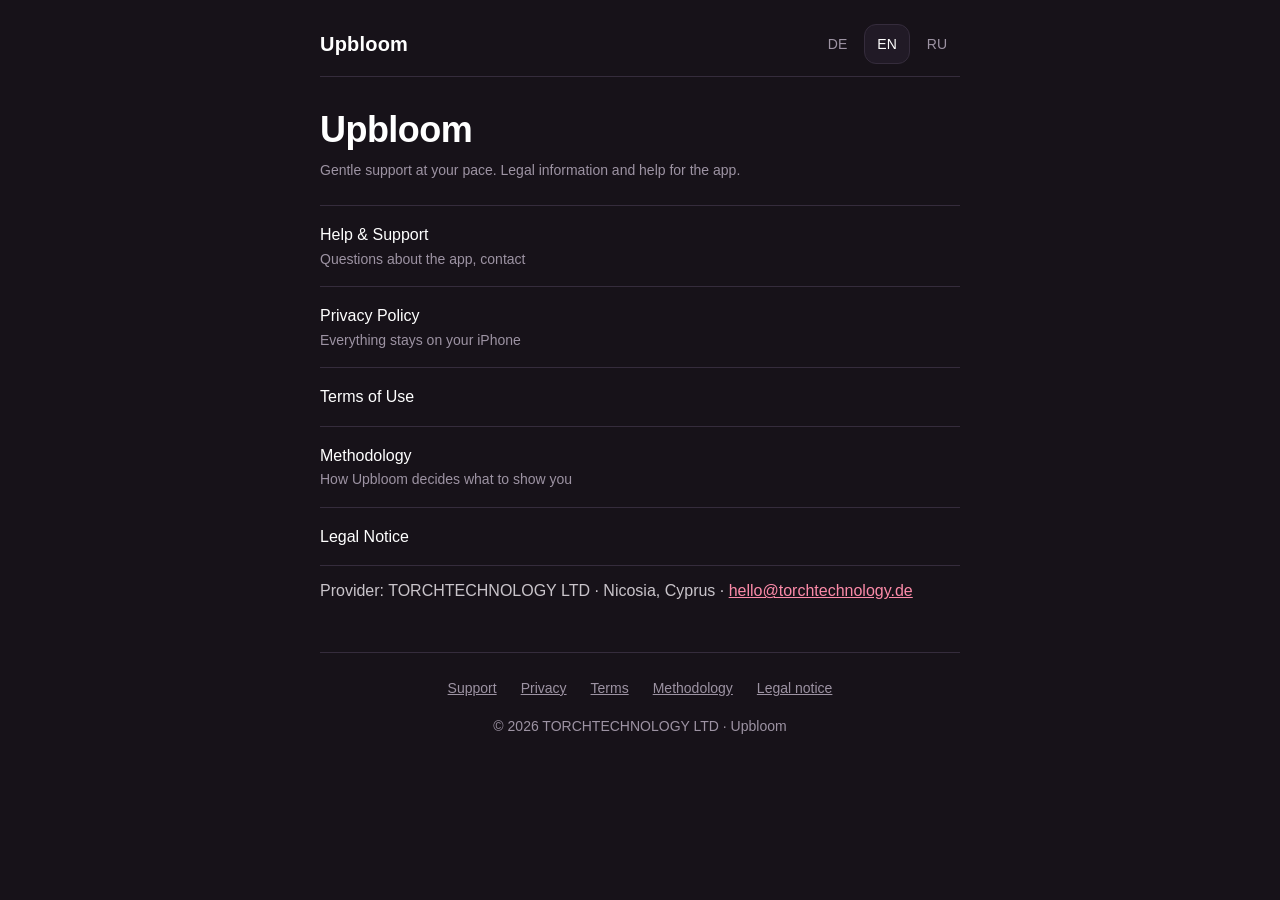
<file: index.html>
<!doctype html>
<html lang="de">
<head>
<meta charset="utf-8">
<meta name="viewport" content="width=device-width, initial-scale=1, viewport-fit=cover">
<title>Upbloom · Rechtliches / Legal / Правовая информация</title>
<link rel="stylesheet" href="/style.css">
</head>
<body data-lang="de">
<div class="wrap">
<header class="top">
<a class="brand" href="/">Upbloom</a>
<div class="langtoggle" role="group" aria-label="Sprache / Language / Язык"><button type="button" data-l="de">DE</button><button type="button" data-l="en">EN</button><button type="button" data-l="ru">RU</button></div>
</header>
<main>
<article lang="de">
<h1>Upbloom</h1>
<p class="updated">Sanfte Begleitung in deinem Tempo. Rechtliches und Hilfe zur App.</p>
<ul class="docs">
<li><a href="/support/">Hilfe &amp; Support<span class="sub">Fragen zur App, Kontakt</span></a></li>
<li><a href="/privacy/">Datenschutzerklärung<span class="sub">Alles bleibt auf deinem iPhone</span></a></li>
<li><a href="/terms/">Nutzungsbedingungen</a></li>
<li><a href="/methodology/">Methodik<span class="sub">Wie Upbloom entscheidet, was es dir zeigt</span></a></li>
<li><a href="/impressum/">Impressum</a></li>
</ul>
<p>Anbieter: TORCHTECHNOLOGY LTD · Nikosia, Zypern · <a href="mailto:hello@torchtechnology.de?subject=Upbloom">hello@torchtechnology.de</a></p>
</article>

<article lang="en">
<h1>Upbloom</h1>
<p class="updated">Gentle support at your pace. Legal information and help for the app.</p>
<ul class="docs">
<li><a href="/support/">Help &amp; Support<span class="sub">Questions about the app, contact</span></a></li>
<li><a href="/privacy/">Privacy Policy<span class="sub">Everything stays on your iPhone</span></a></li>
<li><a href="/terms/">Terms of Use</a></li>
<li><a href="/methodology/">Methodology<span class="sub">How Upbloom decides what to show you</span></a></li>
<li><a href="/impressum/">Legal Notice</a></li>
</ul>
<p>Provider: TORCHTECHNOLOGY LTD · Nicosia, Cyprus · <a href="mailto:hello@torchtechnology.de?subject=Upbloom">hello@torchtechnology.de</a></p>
</article>

<article lang="ru">
<h1>Upbloom</h1>
<p class="updated">Бережная поддержка в твоём темпе. Правовая информация и помощь по приложению.</p>
<ul class="docs">
<li><a href="/support/">Помощь и поддержка<span class="sub">Вопросы о приложении, контакт</span></a></li>
<li><a href="/privacy/">Политика конфиденциальности<span class="sub">Всё остаётся на твоём iPhone</span></a></li>
<li><a href="/terms/">Условия использования</a></li>
<li><a href="/methodology/">Методология<span class="sub">Как Upbloom решает, что тебе показывать</span></a></li>
<li><a href="/impressum/">Выходные данные</a></li>
</ul>
<p>Поставщик: TORCHTECHNOLOGY LTD · Никосия, Кипр · <a href="mailto:hello@torchtechnology.de?subject=Upbloom">hello@torchtechnology.de</a></p>
</article>
</main>
<footer>
<nav>
<a href="/support/"><span lang="de">Support</span><span lang="en">Support</span><span lang="ru">Поддержка</span></a>
<a href="/privacy/"><span lang="de">Datenschutz</span><span lang="en">Privacy</span><span lang="ru">Конфиденциальность</span></a>
<a href="/terms/"><span lang="de">Nutzungsbedingungen</span><span lang="en">Terms</span><span lang="ru">Условия</span></a>
<a href="/methodology/"><span lang="de">Methodik</span><span lang="en">Methodology</span><span lang="ru">Методология</span></a>
<a href="/impressum/"><span lang="de">Impressum</span><span lang="en">Legal notice</span><span lang="ru">Выходные данные</span></a>
</nav>
<p>© 2026 TORCHTECHNOLOGY LTD · Upbloom</p>
</footer>
</div>
<script src="/lang.js"></script>
</body>
</html>
</file>
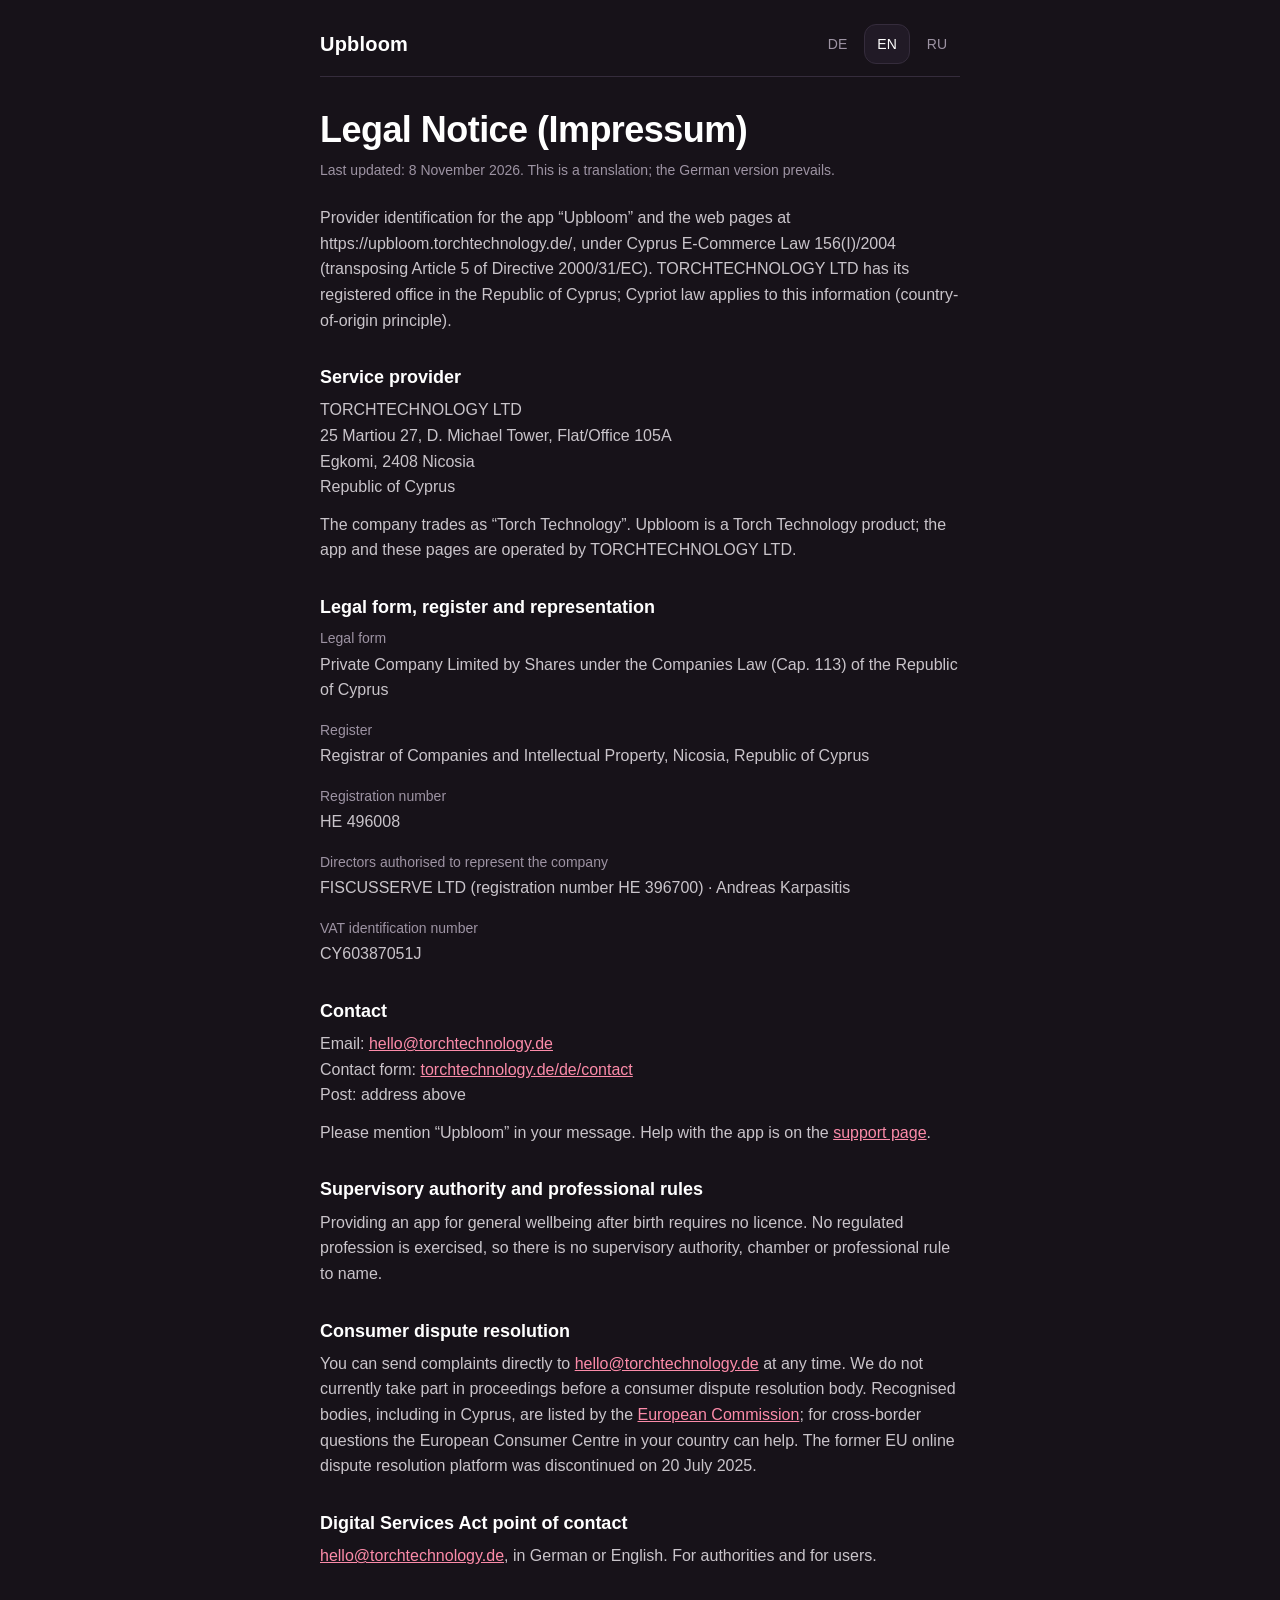
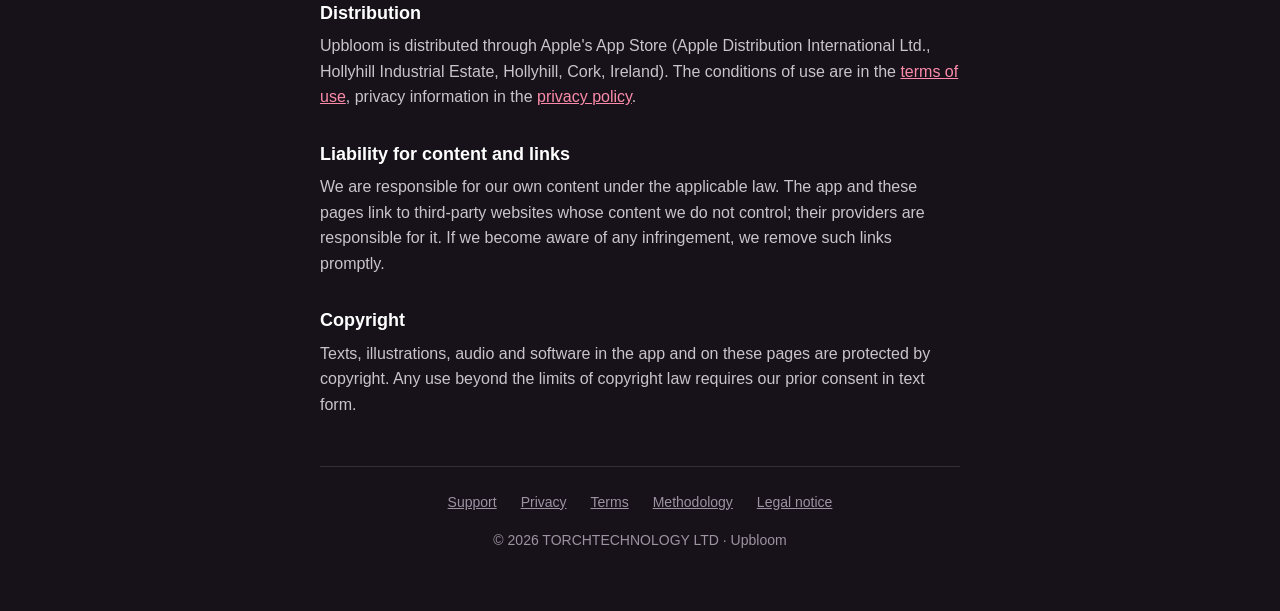
<file: impressum/index.html>
<!doctype html>
<html lang="de">
<head>
<meta charset="utf-8">
<meta name="viewport" content="width=device-width, initial-scale=1, viewport-fit=cover">
<title>Upbloom · Impressum / Legal notice / Выходные данные</title>
<link rel="stylesheet" href="/style.css">
</head>
<body data-lang="de">
<div class="wrap">
<header class="top">
<a class="brand" href="/">Upbloom</a>
<div class="langtoggle" role="group" aria-label="Sprache / Language / Язык"><button type="button" data-l="de">DE</button><button type="button" data-l="en">EN</button><button type="button" data-l="ru">RU</button></div>
</header>
<main>
<article lang="de">
<h1>Impressum</h1>
<p class="updated">Stand: 8. November 2026</p>
<p>Anbieterkennzeichnung für die App „Upbloom“ und die Webseiten unter https://upbloom.torchtechnology.de/, nach dem zyprischen E-Commerce-Gesetz 156(I)/2004 (Umsetzung von Art. 5 der Richtlinie 2000/31/EG). Die TORCHTECHNOLOGY LTD hat ihren Sitz in der Republik Zypern; für diese Angaben gilt zyprisches Recht (Herkunftslandprinzip).</p>

<h2>Diensteanbieter</h2>
<p>TORCHTECHNOLOGY LTD<br>25 Martiou 27, D. Michael Tower, Flat/Office 105A<br>Egkomi, 2408 Nicosia<br>Republik Zypern</p>
<p>Die Gesellschaft tritt unter der Marke „Torch Technology“ auf. Upbloom ist ein Produkt von Torch Technology; die App und diese Seiten werden von der TORCHTECHNOLOGY LTD betrieben.</p>

<h2>Rechtsform, Register und Vertretung</h2>
<dl>
<dt>Rechtsform</dt><dd>Private Company Limited by Shares nach dem Companies Law (Cap. 113) der Republik Zypern</dd>
<dt>Register</dt><dd>Registrar of Companies and Intellectual Property, Nicosia, Republik Zypern</dd>
<dt>Registernummer</dt><dd>HE 496008</dd>
<dt>Vertretungsberechtigte Geschäftsführung (Directors)</dt><dd>FISCUSSERVE LTD (Registernummer HE 396700) · Andreas Karpasitis</dd>
<dt>Umsatzsteuer-Identifikationsnummer</dt><dd>CY60387051J</dd>
</dl>

<h2>Kontakt</h2>
<p>E-Mail: <a href="mailto:hello@torchtechnology.de?subject=Upbloom">hello@torchtechnology.de</a><br>Kontaktformular: <a href="https://torchtechnology.de/de/contact">torchtechnology.de/de/contact</a><br>Post: Anschrift wie oben</p>
<p>Bitte nenne „Upbloom“ in deiner Nachricht. Hilfe zur App findest du auf der <a href="/support/">Support-Seite</a>.</p>

<h2>Aufsichtsbehörde und Berufsrecht</h2>
<p>Die Bereitstellung einer App für allgemeines Wohlbefinden nach der Geburt ist nicht zulassungspflichtig. Es wird kein reglementierter Beruf ausgeübt; Angaben zu Aufsichtsbehörde, Kammer oder berufsrechtlichen Regelungen entfallen daher.</p>


<h2>Verbraucherstreitbeilegung</h2>
<p>Beschwerden kannst du jederzeit direkt an <a href="mailto:hello@torchtechnology.de">hello@torchtechnology.de</a> richten. An Verfahren vor einer Verbraucherschlichtungsstelle nehmen wir derzeit nicht teil. Anerkannte Stellen, auch in Zypern, findest du in der <a href="https://consumer-redress.ec.europa.eu/dispute-resolution-bodies_en">Liste der EU-Kommission</a>; bei grenzüberschreitenden Fragen hilft das Europäische Verbraucherzentrum in deinem Land. Die frühere EU-Plattform zur Online-Streitbeilegung wurde zum 20. Juli 2025 eingestellt.</p>

<h2>Kontaktstelle nach dem Digital Services Act</h2>
<p><a href="mailto:hello@torchtechnology.de">hello@torchtechnology.de</a>, auf Deutsch oder Englisch. Für Behörden und für Nutzerinnen und Nutzer.</p>

<h2>Vertrieb</h2>
<p>Upbloom wird über den App Store von Apple vertrieben (Apple Distribution International Ltd., Hollyhill Industrial Estate, Hollyhill, Cork, Irland). Die Bedingungen für die Nutzung stehen in den <a href="/terms/">Nutzungsbedingungen</a>, Angaben zum Datenschutz in der <a href="/privacy/">Datenschutzerklärung</a>.</p>

<h2>Haftung für Inhalte und Links</h2>
<p>Für eigene Inhalte sind wir nach den gesetzlichen Bestimmungen verantwortlich. Die App und diese Seiten enthalten Links zu Webseiten Dritter, auf deren Inhalte wir keinen Einfluss haben; dafür ist der jeweilige Anbieter verantwortlich. Werden uns Rechtsverletzungen bekannt, entfernen wir solche Links umgehend.</p>

<h2>Urheberrecht</h2>
<p>Texte, Illustrationen, Audios und Software in der App und auf diesen Seiten sind urheberrechtlich geschützt. Jede Verwertung außerhalb der Grenzen des Urheberrechts bedarf unserer vorherigen Zustimmung in Textform.</p>
</article>

<article lang="en">
<h1>Legal Notice (Impressum)</h1>
<p class="updated">Last updated: 8 November 2026. This is a translation; the German version prevails.</p>
<p>Provider identification for the app “Upbloom” and the web pages at https://upbloom.torchtechnology.de/, under Cyprus E-Commerce Law 156(I)/2004 (transposing Article 5 of Directive 2000/31/EC). TORCHTECHNOLOGY LTD has its registered office in the Republic of Cyprus; Cypriot law applies to this information (country-of-origin principle).</p>

<h2>Service provider</h2>
<p>TORCHTECHNOLOGY LTD<br>25 Martiou 27, D. Michael Tower, Flat/Office 105A<br>Egkomi, 2408 Nicosia<br>Republic of Cyprus</p>
<p>The company trades as “Torch Technology”. Upbloom is a Torch Technology product; the app and these pages are operated by TORCHTECHNOLOGY LTD.</p>

<h2>Legal form, register and representation</h2>
<dl>
<dt>Legal form</dt><dd>Private Company Limited by Shares under the Companies Law (Cap. 113) of the Republic of Cyprus</dd>
<dt>Register</dt><dd>Registrar of Companies and Intellectual Property, Nicosia, Republic of Cyprus</dd>
<dt>Registration number</dt><dd>HE 496008</dd>
<dt>Directors authorised to represent the company</dt><dd>FISCUSSERVE LTD (registration number HE 396700) · Andreas Karpasitis</dd>
<dt>VAT identification number</dt><dd>CY60387051J</dd>
</dl>

<h2>Contact</h2>
<p>Email: <a href="mailto:hello@torchtechnology.de?subject=Upbloom">hello@torchtechnology.de</a><br>Contact form: <a href="https://torchtechnology.de/de/contact">torchtechnology.de/de/contact</a><br>Post: address above</p>
<p>Please mention “Upbloom” in your message. Help with the app is on the <a href="/support/">support page</a>.</p>

<h2>Supervisory authority and professional rules</h2>
<p>Providing an app for general wellbeing after birth requires no licence. No regulated profession is exercised, so there is no supervisory authority, chamber or professional rule to name.</p>


<h2>Consumer dispute resolution</h2>
<p>You can send complaints directly to <a href="mailto:hello@torchtechnology.de">hello@torchtechnology.de</a> at any time. We do not currently take part in proceedings before a consumer dispute resolution body. Recognised bodies, including in Cyprus, are listed by the <a href="https://consumer-redress.ec.europa.eu/dispute-resolution-bodies_en">European Commission</a>; for cross-border questions the European Consumer Centre in your country can help. The former EU online dispute resolution platform was discontinued on 20 July 2025.</p>

<h2>Digital Services Act point of contact</h2>
<p><a href="mailto:hello@torchtechnology.de">hello@torchtechnology.de</a>, in German or English. For authorities and for users.</p>

<h2>Distribution</h2>
<p>Upbloom is distributed through Apple's App Store (Apple Distribution International Ltd., Hollyhill Industrial Estate, Hollyhill, Cork, Ireland). The conditions of use are in the <a href="/terms/">terms of use</a>, privacy information in the <a href="/privacy/">privacy policy</a>.</p>

<h2>Liability for content and links</h2>
<p>We are responsible for our own content under the applicable law. The app and these pages link to third-party websites whose content we do not control; their providers are responsible for it. If we become aware of any infringement, we remove such links promptly.</p>

<h2>Copyright</h2>
<p>Texts, illustrations, audio and software in the app and on these pages are protected by copyright. Any use beyond the limits of copyright law requires our prior consent in text form.</p>
</article>

<article lang="ru">
<h1>Выходные данные (Impressum)</h1>
<p class="updated">Редакция от 8 ноября 2026 года. Это перевод; имеет силу немецкая версия.</p>
<p>Сведения о поставщике приложения «Upbloom» и веб-страниц по адресу https://upbloom.torchtechnology.de/ в соответствии с Законом Кипра об электронной торговле 156(I)/2004 (имплементация ст. 5 Директивы 2000/31/ЕС). TORCHTECHNOLOGY LTD зарегистрирована в Республике Кипр; к этим сведениям применяется право Кипра (принцип страны происхождения).</p>

<h2>Поставщик услуг</h2>
<p>TORCHTECHNOLOGY LTD<br>25 Martiou 27, D. Michael Tower, Flat/Office 105A<br>Egkomi, 2408 Nicosia<br>Республика Кипр</p>
<p>Компания работает под брендом «Torch Technology». Upbloom – продукт Torch Technology; приложение и эти страницы ведёт TORCHTECHNOLOGY LTD.</p>

<h2>Правовая форма, регистрация и представительство</h2>
<dl>
<dt>Правовая форма</dt><dd>Private Company Limited by Shares по Закону о компаниях (Cap. 113) Республики Кипр</dd>
<dt>Регистр</dt><dd>Registrar of Companies and Intellectual Property, Никосия, Республика Кипр</dd>
<dt>Регистрационный номер</dt><dd>HE 496008</dd>
<dt>Директора с правом представительства</dt><dd>FISCUSSERVE LTD (регистрационный номер HE 396700) · Andreas Karpasitis</dd>
<dt>Идентификационный номер плательщика НДС</dt><dd>CY60387051J</dd>
</dl>

<h2>Контакт</h2>
<p>Эл. почта: <a href="mailto:hello@torchtechnology.de?subject=Upbloom">hello@torchtechnology.de</a><br>Форма обратной связи: <a href="https://torchtechnology.de/de/contact">torchtechnology.de/de/contact</a><br>Почтовый адрес: см. выше</p>
<p>Пожалуйста, укажи «Upbloom» в сообщении. Помощь по приложению – на <a href="/support/">странице поддержки</a>.</p>

<h2>Надзорный орган и профессиональные правила</h2>
<p>Предоставление приложения для общего благополучия после родов не требует лицензии. Регулируемая профессия не осуществляется, поэтому сведения о надзорном органе, палате или профессиональных правилах не приводятся.</p>


<h2>Урегулирование споров с потребителями</h2>
<p>Жалобы можно в любой момент направить напрямую на <a href="mailto:hello@torchtechnology.de">hello@torchtechnology.de</a>. В процедурах в органах по урегулированию споров с потребителями мы в настоящее время не участвуем. Список признанных органов, в том числе на Кипре, ведёт <a href="https://consumer-redress.ec.europa.eu/dispute-resolution-bodies_en">Европейская комиссия</a>; по трансграничным вопросам поможет Европейский центр защиты прав потребителей в вашей стране. Прежняя платформа ЕС для онлайн-урегулирования споров закрыта с 20 июля 2025 года.</p>

<h2>Контактное лицо по Закону о цифровых услугах ЕС (DSA)</h2>
<p><a href="mailto:hello@torchtechnology.de">hello@torchtechnology.de</a>, на немецком или английском языке. Для органов власти и для пользователей.</p>

<h2>Распространение</h2>
<p>Upbloom распространяется через App Store компании Apple (Apple Distribution International Ltd., Hollyhill Industrial Estate, Hollyhill, Cork, Ирландия). Условия использования – в <a href="/terms/">условиях использования</a>, сведения о данных – в <a href="/privacy/">политике конфиденциальности</a>.</p>

<h2>Ответственность за содержание и ссылки</h2>
<p>За собственное содержание мы отвечаем по закону. Приложение и эти страницы содержат ссылки на сайты третьих лиц, на содержание которых мы не влияем; за него отвечает соответствующий поставщик. Узнав о нарушениях закона, мы сразу удаляем такие ссылки.</p>

<h2>Авторское право</h2>
<p>Тексты, иллюстрации, аудио и программа в приложении и на этих страницах защищены авторским правом. Любое использование за пределами авторского права требует нашего предварительного согласия в текстовой форме.</p>
</article>
</main>
<footer>
<nav>
<a href="/support/"><span lang="de">Support</span><span lang="en">Support</span><span lang="ru">Поддержка</span></a>
<a href="/privacy/"><span lang="de">Datenschutz</span><span lang="en">Privacy</span><span lang="ru">Конфиденциальность</span></a>
<a href="/terms/"><span lang="de">Nutzungsbedingungen</span><span lang="en">Terms</span><span lang="ru">Условия</span></a>
<a href="/methodology/"><span lang="de">Methodik</span><span lang="en">Methodology</span><span lang="ru">Методология</span></a>
<a href="/impressum/"><span lang="de">Impressum</span><span lang="en">Legal notice</span><span lang="ru">Выходные данные</span></a>
</nav>
<p>© 2026 TORCHTECHNOLOGY LTD · Upbloom</p>
</footer>
</div>
<script src="/lang.js"></script>
</body>
</html>
</file>
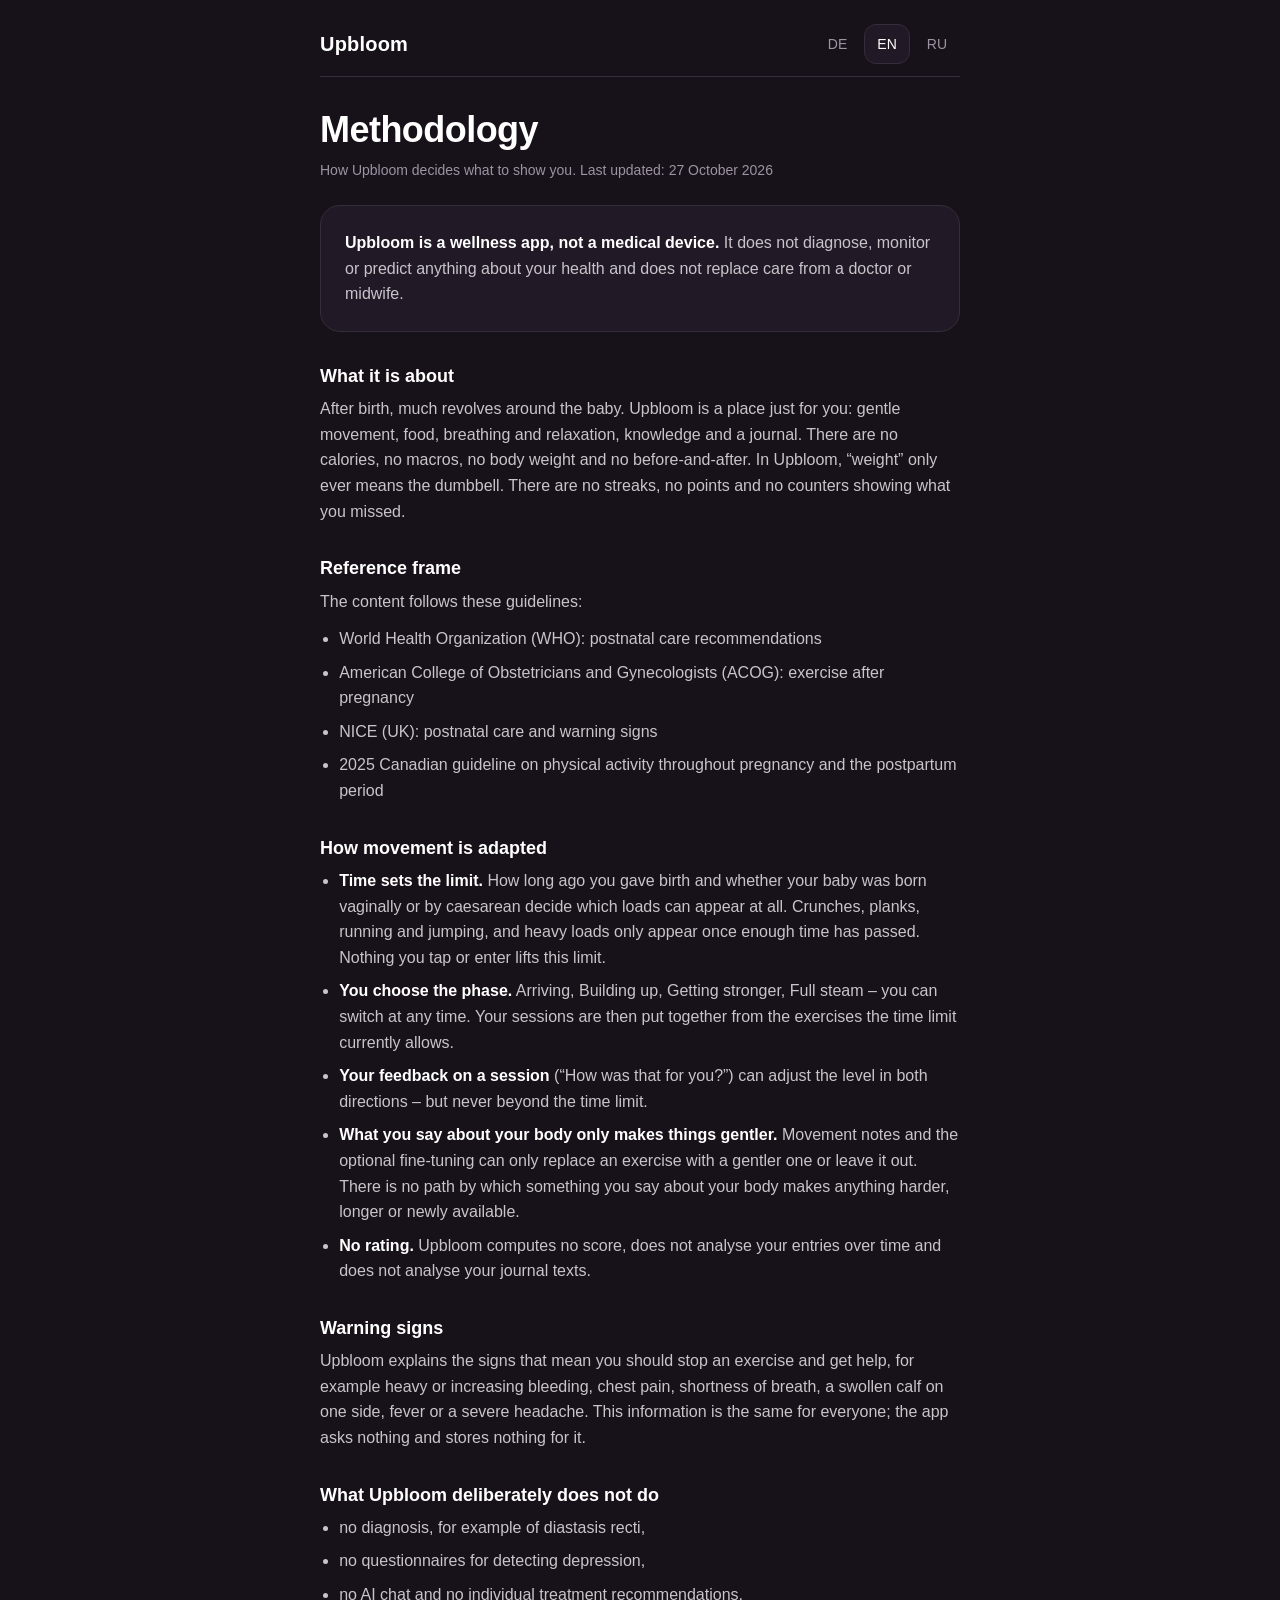
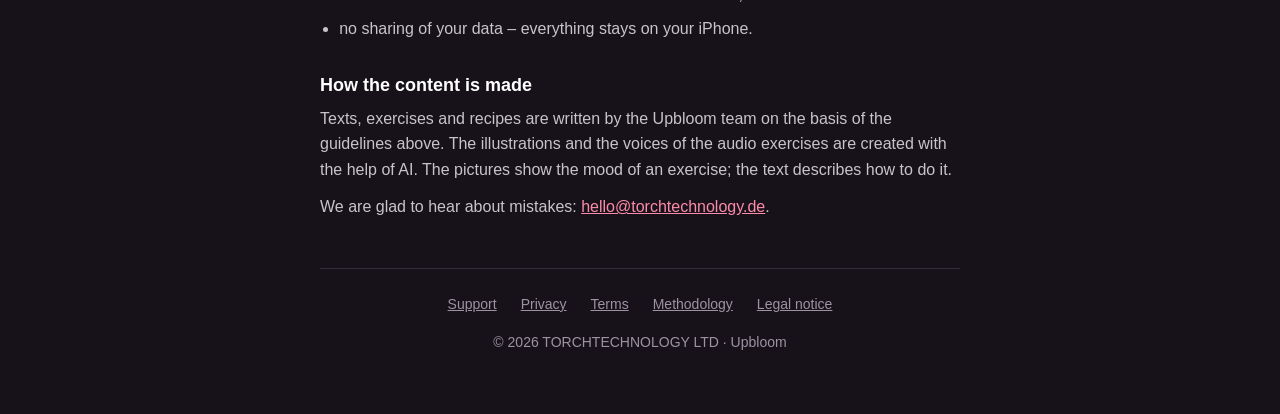
<file: methodology/index.html>
<!doctype html>
<html lang="de">
<head>
<meta charset="utf-8">
<meta name="viewport" content="width=device-width, initial-scale=1, viewport-fit=cover">
<title>Upbloom · Methodik / Methodology / Методология</title>
<link rel="stylesheet" href="/style.css">
</head>
<body data-lang="de">
<div class="wrap">
<header class="top">
<a class="brand" href="/">Upbloom</a>
<div class="langtoggle" role="group" aria-label="Sprache / Language / Язык"><button type="button" data-l="de">DE</button><button type="button" data-l="en">EN</button><button type="button" data-l="ru">RU</button></div>
</header>
<main>
<article lang="de">
<h1>Methodik</h1>
<p class="updated">Wie Upbloom entscheidet, was es dir zeigt. Stand: 27. Oktober 2026</p>

<div class="card">
<p><strong>Upbloom ist eine Wellness-App, kein Medizinprodukt.</strong> Sie stellt keine Diagnose, überwacht nichts, sagt nichts über deinen Gesundheitszustand voraus und ersetzt keine ärztliche Betreuung oder Hebammenhilfe.</p>
</div>

<h2>Worum es geht</h2>
<p>Nach der Geburt dreht sich vieles um das Baby. Upbloom ist ein Ort nur für dich: sanfte Bewegung, Essen, Atem und Entspannung, Wissen und ein Journal. Es gibt keine Kalorien, keine Makros, kein Körpergewicht und kein Vorher-Nachher. „Gewicht“ meint in Upbloom nur die Hantel. Es gibt keine Serien, keine Punkte und keine Zähler, die zeigen, was du verpasst hast.</p>

<h2>Fachlicher Rahmen</h2>
<p>Die Inhalte orientieren sich an diesen Leitlinien:</p>
<ul>
<li>Weltgesundheitsorganisation (WHO): Empfehlungen zur Betreuung nach der Geburt</li>
<li>American College of Obstetricians and Gynecologists (ACOG): Bewegung nach der Schwangerschaft</li>
<li>NICE (Großbritannien): Wochenbettbetreuung und Warnzeichen</li>
<li>Kanadische Leitlinie 2025 zu körperlicher Aktivität in Schwangerschaft und Wochenbett</li>
</ul>

<h2>Wie Bewegung angepasst wird</h2>
<ul>
<li><strong>Die Zeit setzt die Grenze.</strong> Wie lange die Geburt her ist und ob dein Baby vaginal oder per Kaiserschnitt kam, bestimmt, welche Belastungen überhaupt vorkommen können. Bauchpressen, Unterarmstütz, Laufen und Springen sowie schwere Lasten erscheinen erst, wenn genug Zeit vergangen ist. Nichts, was du antippst oder angibst, hebt diese Grenze auf.</li>
<li><strong>Die Phase wählst du.</strong> Ankommen, Aufbauen, Stärker werden, Durchstarten – du kannst jederzeit wechseln. Deine Einheiten werden dann aus den Übungen zusammengestellt, die die zeitliche Grenze gerade zulässt.</li>
<li><strong>Deine Rückmeldung zur Einheit</strong> („Wie war das für dich?“) kann die Stufe in beide Richtungen anpassen – aber nie über die zeitliche Grenze hinaus.</li>
<li><strong>Was du über deinen Körper sagst, macht nur sanfter.</strong> Bewegungs-Notizen und die freiwillige Feinjustierung können eine Übung nur durch eine sanftere ersetzen oder weglassen. Es gibt keinen Weg, auf dem eine Angabe über deinen Körper etwas schwerer, länger oder neu verfügbar macht.</li>
<li><strong>Keine Bewertung.</strong> Upbloom berechnet keinen Score, wertet deine Angaben nicht über die Zeit aus und analysiert deine Journal-Texte nicht.</li>
</ul>

<h2>Warnzeichen</h2>
<p>Upbloom erklärt, bei welchen Zeichen du eine Übung beenden und dir Hilfe holen solltest, zum Beispiel bei starken oder zunehmenden Blutungen, Schmerzen in der Brust, Atemnot, einer einseitig geschwollenen Wade, Fieber oder starken Kopfschmerzen. Diese Informationen gelten für alle gleich; die App fragt dafür nichts ab und speichert nichts.</p>

<h2>Was Upbloom bewusst nicht tut</h2>
<ul>
<li>keine Diagnose, etwa einer Rektusdiastase,</li>
<li>keine Fragebögen zur Erkennung von Depressionen,</li>
<li>keinen KI-Chat und keine individuellen Behandlungsempfehlungen,</li>
<li>keine Weitergabe deiner Daten – alles bleibt auf deinem iPhone.</li>
</ul>

<h2>Wie die Inhalte entstehen</h2>
<p>Texte, Übungen und Rezepte schreibt das Upbloom-Team auf Grundlage der Leitlinien oben. Die Illustrationen und die Stimmen der Audio-Übungen sind mit Hilfe von KI erstellt. Die Bilder zeigen die Stimmung einer Übung; wie sie ausgeführt wird, beschreibt der Text.</p>
<p>Hinweise auf Fehler nehmen wir gern an: <a href="mailto:hello@torchtechnology.de?subject=Upbloom">hello@torchtechnology.de</a>.</p>
</article>

<article lang="en">
<h1>Methodology</h1>
<p class="updated">How Upbloom decides what to show you. Last updated: 27 October 2026</p>

<div class="card">
<p><strong>Upbloom is a wellness app, not a medical device.</strong> It does not diagnose, monitor or predict anything about your health and does not replace care from a doctor or midwife.</p>
</div>

<h2>What it is about</h2>
<p>After birth, much revolves around the baby. Upbloom is a place just for you: gentle movement, food, breathing and relaxation, knowledge and a journal. There are no calories, no macros, no body weight and no before-and-after. In Upbloom, “weight” only ever means the dumbbell. There are no streaks, no points and no counters showing what you missed.</p>

<h2>Reference frame</h2>
<p>The content follows these guidelines:</p>
<ul>
<li>World Health Organization (WHO): postnatal care recommendations</li>
<li>American College of Obstetricians and Gynecologists (ACOG): exercise after pregnancy</li>
<li>NICE (UK): postnatal care and warning signs</li>
<li>2025 Canadian guideline on physical activity throughout pregnancy and the postpartum period</li>
</ul>

<h2>How movement is adapted</h2>
<ul>
<li><strong>Time sets the limit.</strong> How long ago you gave birth and whether your baby was born vaginally or by caesarean decide which loads can appear at all. Crunches, planks, running and jumping, and heavy loads only appear once enough time has passed. Nothing you tap or enter lifts this limit.</li>
<li><strong>You choose the phase.</strong> Arriving, Building up, Getting stronger, Full steam – you can switch at any time. Your sessions are then put together from the exercises the time limit currently allows.</li>
<li><strong>Your feedback on a session</strong> (“How was that for you?”) can adjust the level in both directions – but never beyond the time limit.</li>
<li><strong>What you say about your body only makes things gentler.</strong> Movement notes and the optional fine-tuning can only replace an exercise with a gentler one or leave it out. There is no path by which something you say about your body makes anything harder, longer or newly available.</li>
<li><strong>No rating.</strong> Upbloom computes no score, does not analyse your entries over time and does not analyse your journal texts.</li>
</ul>

<h2>Warning signs</h2>
<p>Upbloom explains the signs that mean you should stop an exercise and get help, for example heavy or increasing bleeding, chest pain, shortness of breath, a swollen calf on one side, fever or a severe headache. This information is the same for everyone; the app asks nothing and stores nothing for it.</p>

<h2>What Upbloom deliberately does not do</h2>
<ul>
<li>no diagnosis, for example of diastasis recti,</li>
<li>no questionnaires for detecting depression,</li>
<li>no AI chat and no individual treatment recommendations,</li>
<li>no sharing of your data – everything stays on your iPhone.</li>
</ul>

<h2>How the content is made</h2>
<p>Texts, exercises and recipes are written by the Upbloom team on the basis of the guidelines above. The illustrations and the voices of the audio exercises are created with the help of AI. The pictures show the mood of an exercise; the text describes how to do it.</p>
<p>We are glad to hear about mistakes: <a href="mailto:hello@torchtechnology.de?subject=Upbloom">hello@torchtechnology.de</a>.</p>
</article>

<article lang="ru">
<h1>Методология</h1>
<p class="updated">Как Upbloom решает, что тебе показывать. Редакция от 27 октября 2026 года</p>

<div class="card">
<p><strong>Upbloom – приложение для благополучия, а не медицинское изделие.</strong> Оно не ставит диагнозов, ничего не отслеживает, не делает прогнозов о здоровье и не заменяет помощь врача или акушерки.</p>
</div>

<h2>О чём это</h2>
<p>После родов многое вращается вокруг малыша. Upbloom – место только для тебя: мягкое движение, еда, дыхание и расслабление, знания и дневник. Здесь нет калорий, макронутриентов, веса тела и «до и после». «Вес» в Upbloom – это только вес гантели. Нет серий, очков и счётчиков, которые показывали бы, что ты пропустила.</p>

<h2>Профессиональная основа</h2>
<p>Содержание опирается на эти рекомендации:</p>
<ul>
<li>Всемирная организация здравоохранения (ВОЗ): рекомендации по послеродовому уходу</li>
<li>Американский колледж акушеров и гинекологов (ACOG): физическая активность после беременности</li>
<li>NICE (Великобритания): послеродовой уход и тревожные признаки</li>
<li>Канадское руководство 2025 года по физической активности во время беременности и в послеродовой период</li>
</ul>

<h2>Как подбирается движение</h2>
<ul>
<li><strong>Границу задаёт время.</strong> Сколько времени прошло после родов и были ли роды естественными или через кесарево сечение – от этого зависит, какие нагрузки вообще могут появиться. Скручивания на пресс, планка, бег и прыжки, а также большие веса появляются только тогда, когда прошло достаточно времени. Ничто из того, что ты нажимаешь или вводишь, эту границу не снимает.</li>
<li><strong>Фазу выбираешь ты.</strong> «Прийти в себя», «Набирать основу», «Становиться сильнее», «В полную силу» – переключаться можно в любой момент. Занятия собираются из упражнений, которые сейчас допускает временная граница.</li>
<li><strong>Твой отзыв о занятии</strong> («Как тебе это было?») может менять уровень в обе стороны – но никогда не выше временной границы.</li>
<li><strong>То, что ты говоришь о своём теле, делает занятия только мягче.</strong> Пометки о движении и добровольная точная настройка могут только заменить упражнение более мягким или убрать его. Нет пути, по которому сказанное о теле сделало бы что-то тяжелее, дольше или открыло бы новое.</li>
<li><strong>Никаких оценок.</strong> Upbloom не считает баллы, не анализирует твои записи во времени и не анализирует тексты дневника.</li>
</ul>

<h2>Тревожные признаки</h2>
<p>Upbloom объясняет, при каких признаках стоит прекратить упражнение и обратиться за помощью: например, сильное или усиливающееся кровотечение, боль в груди, одышка, отёк икры с одной стороны, температура или сильная головная боль. Эта информация одинакова для всех; приложение для этого ничего не спрашивает и ничего не сохраняет.</p>

<h2>Чего Upbloom сознательно не делает</h2>
<ul>
<li>не ставит диагнозов, например диастаза прямых мышц живота,</li>
<li>не использует опросники для выявления депрессии,</li>
<li>не предлагает ИИ-чат и индивидуальные рекомендации по лечению,</li>
<li>не передаёт твои данные – всё остаётся на твоём iPhone.</li>
</ul>

<h2>Как создаётся содержание</h2>
<p>Тексты, упражнения и рецепты пишет команда Upbloom на основе рекомендаций выше. Иллюстрации и голоса аудиоупражнений созданы с помощью ИИ. Картинки передают настроение упражнения; как его выполнять, описывает текст.</p>
<p>Будем рады сообщениям об ошибках: <a href="mailto:hello@torchtechnology.de?subject=Upbloom">hello@torchtechnology.de</a>.</p>
</article>
</main>
<footer>
<nav>
<a href="/support/"><span lang="de">Support</span><span lang="en">Support</span><span lang="ru">Поддержка</span></a>
<a href="/privacy/"><span lang="de">Datenschutz</span><span lang="en">Privacy</span><span lang="ru">Конфиденциальность</span></a>
<a href="/terms/"><span lang="de">Nutzungsbedingungen</span><span lang="en">Terms</span><span lang="ru">Условия</span></a>
<a href="/methodology/"><span lang="de">Methodik</span><span lang="en">Methodology</span><span lang="ru">Методология</span></a>
<a href="/impressum/"><span lang="de">Impressum</span><span lang="en">Legal notice</span><span lang="ru">Выходные данные</span></a>
</nav>
<p>© 2026 TORCHTECHNOLOGY LTD · Upbloom</p>
</footer>
</div>
<script src="/lang.js"></script>
</body>
</html>
</file>
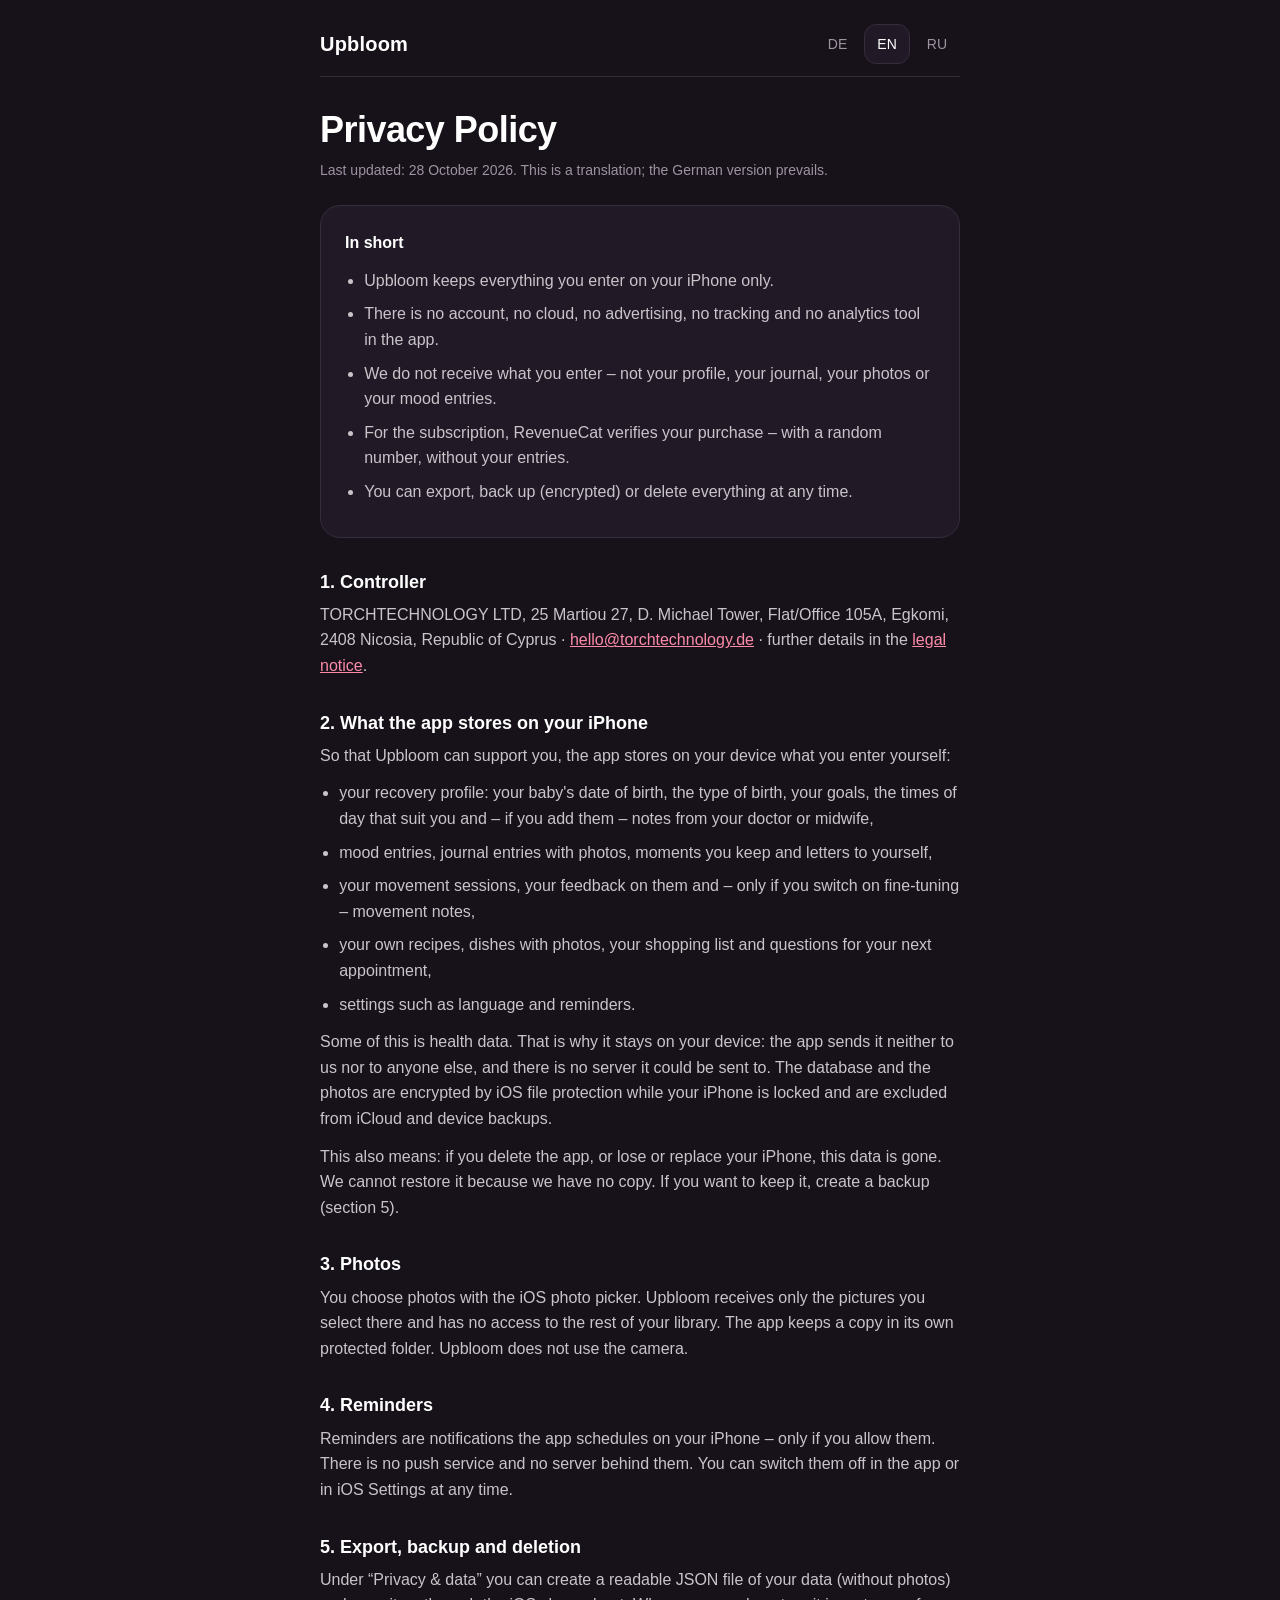
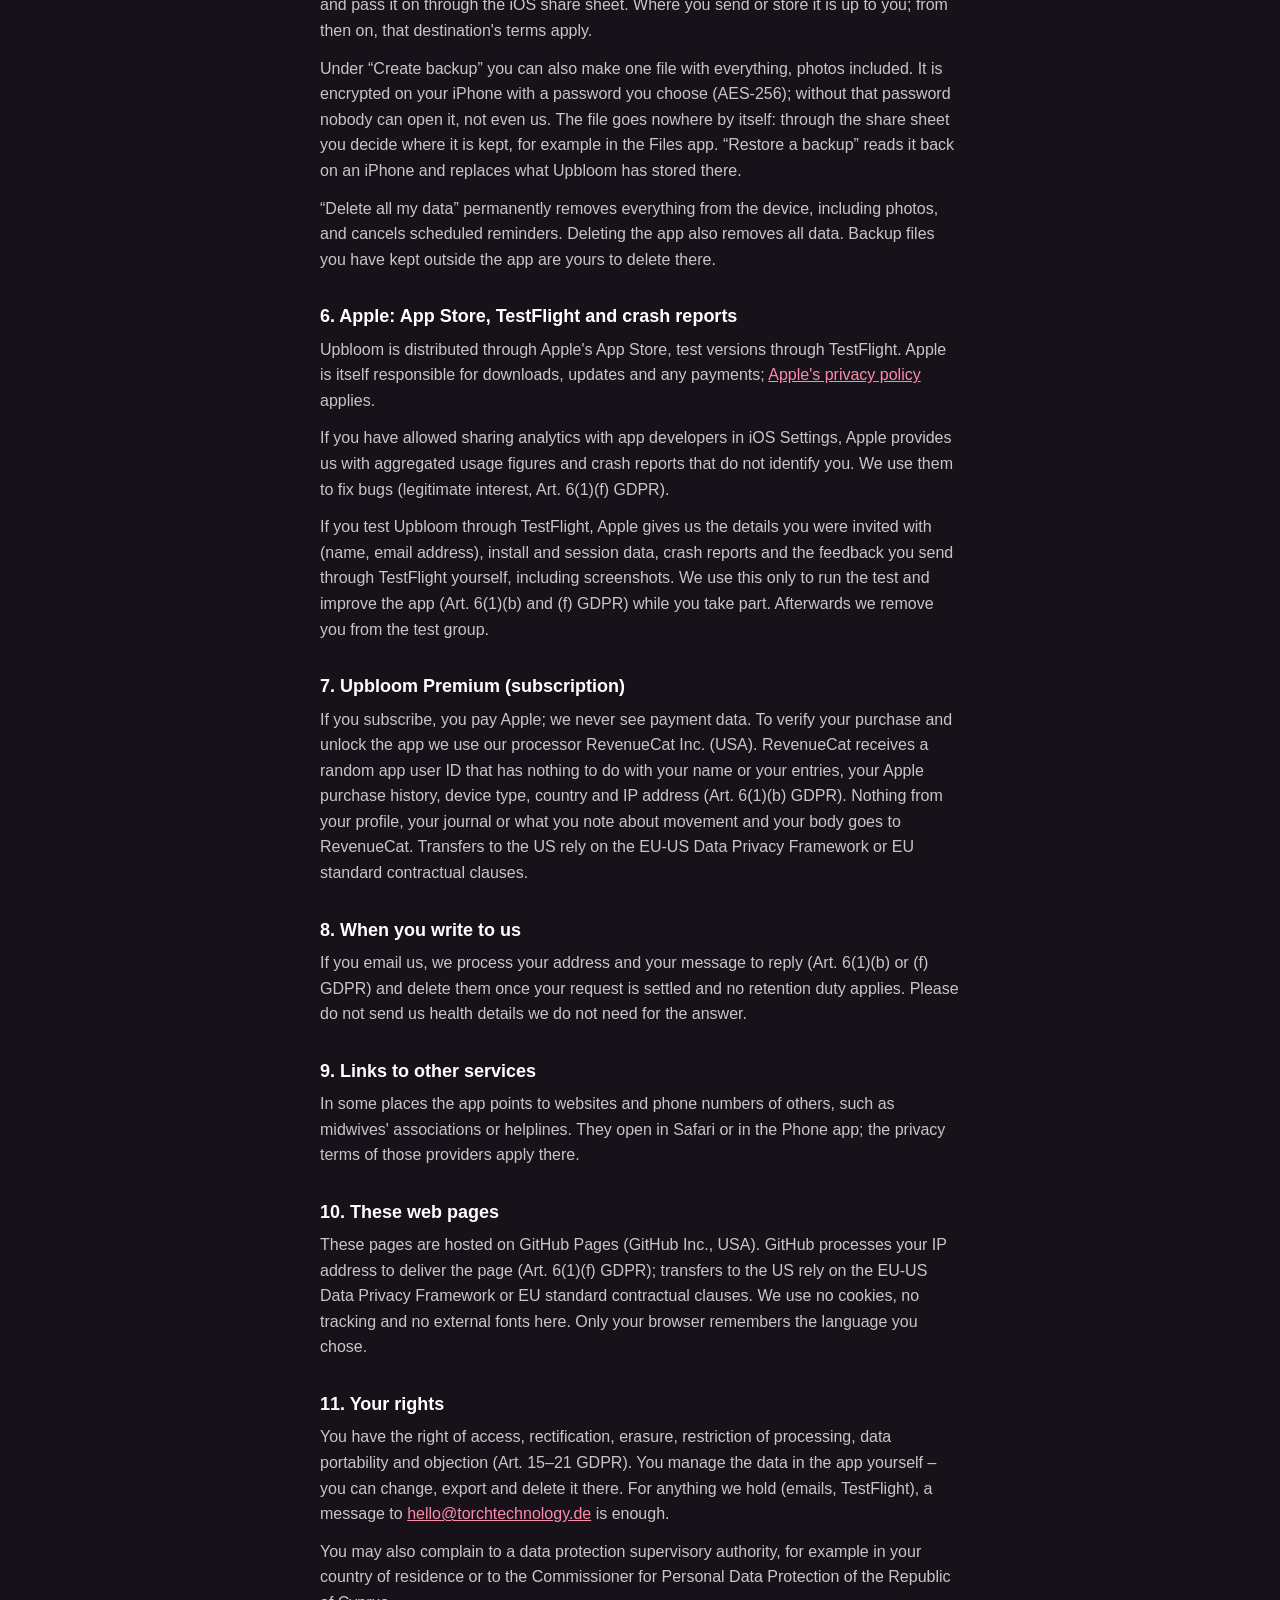
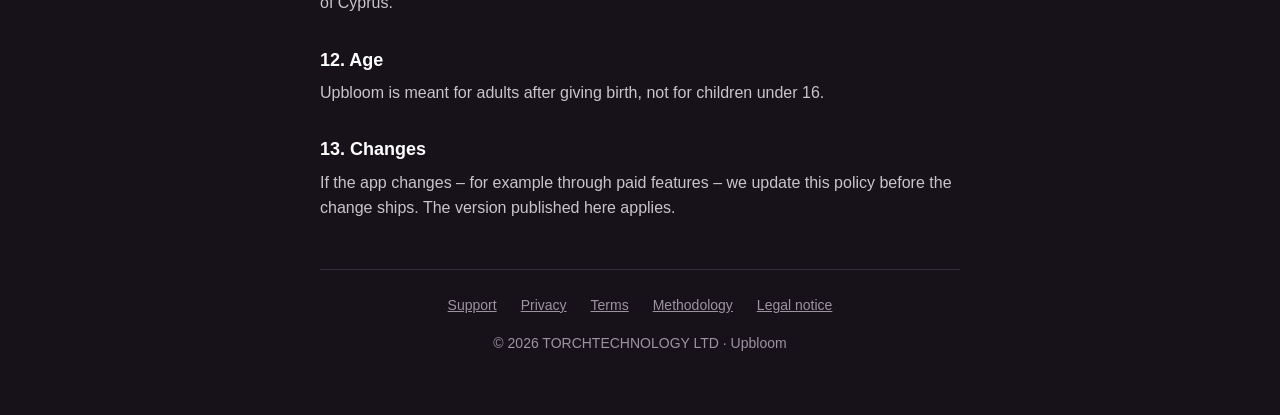
<file: privacy/index.html>
<!doctype html>
<html lang="de">
<head>
<meta charset="utf-8">
<meta name="viewport" content="width=device-width, initial-scale=1, viewport-fit=cover">
<title>Upbloom · Datenschutz / Privacy / Конфиденциальность</title>
<link rel="stylesheet" href="/style.css">
</head>
<body data-lang="de">
<div class="wrap">
<header class="top">
<a class="brand" href="/">Upbloom</a>
<div class="langtoggle" role="group" aria-label="Sprache / Language / Язык"><button type="button" data-l="de">DE</button><button type="button" data-l="en">EN</button><button type="button" data-l="ru">RU</button></div>
</header>
<main>

<article lang="de">
<h1>Datenschutzerklärung</h1>
<p class="updated">Stand: 28. Oktober 2026</p>

<div class="card">
<p><strong>Kurz gesagt</strong></p>
<ul>
<li>Upbloom speichert alles, was du eingibst, nur auf deinem iPhone.</li>
<li>Es gibt kein Konto, keine Cloud, keine Werbung, kein Tracking und keine Analyse-Werkzeuge in der App.</li>
<li>Wir erhalten deine Eingaben nicht – weder dein Profil noch dein Journal, deine Fotos oder deine Stimmungseinträge.</li>
<li>Für das Abo prüft RevenueCat deinen Kauf – mit einer zufälligen Nummer, ohne deine Einträge.</li>
<li>Du kannst jederzeit alles exportieren, verschlüsselt sichern oder löschen.</li>
</ul>
</div>

<h2>1. Verantwortlich</h2>
<p>TORCHTECHNOLOGY LTD, 25 Martiou 27, D. Michael Tower, Flat/Office 105A, Egkomi, 2408 Nicosia, Republik Zypern · <a href="mailto:hello@torchtechnology.de">hello@torchtechnology.de</a> · weitere Angaben im <a href="/impressum/">Impressum</a>.</p>

<h2>2. Was die App auf deinem iPhone speichert</h2>
<p>Damit Upbloom dich begleiten kann, speichert die App auf deinem Gerät, was du selbst eingibst:</p>
<ul>
<li>dein Rückbildungsprofil: das Geburtsdatum deines Babys, den Geburtsweg, deine Ziele, die Tageszeiten, die dir passen, und – wenn du sie einträgst – Hinweise deiner Ärztin oder Hebamme,</li>
<li>Stimmungseinträge, Journal-Einträge mit Fotos, festgehaltene Momente und Briefe an dich selbst,</li>
<li>deine Bewegungseinheiten, deine Rückmeldungen dazu und – nur wenn du die Feinjustierung einschaltest – Bewegungs-Notizen,</li>
<li>eigene Rezepte, Gerichte mit Fotos, deine Einkaufsliste und Fragen für deinen nächsten Termin,</li>
<li>Einstellungen wie Sprache und Erinnerungen.</li>
</ul>
<p>Manches davon sind Gesundheitsdaten. Deshalb bleiben sie auf deinem Gerät: Die App überträgt sie weder an uns noch an Dritte, und es gibt keinen Server, an den sie gesendet würden. Die Datenbank und die Fotos sind mit dem Dateischutz von iOS verschlüsselt, solange dein iPhone gesperrt ist, und von iCloud- und Geräte-Backups ausgenommen.</p>
<p>Das heißt auch: Löschst du die App oder verlierst oder wechselst du dein iPhone, sind diese Daten weg. Wir können sie nicht wiederherstellen, weil wir keine Kopie haben. Wenn du sie behalten möchtest, erstelle eine Sicherung (Abschnitt 5).</p>

<h2>3. Fotos</h2>
<p>Fotos wählst du über die Fotoauswahl von iOS aus. Upbloom erhält nur die Bilder, die du dort auswählst, und keinen Zugriff auf deine übrige Mediathek. Die App legt eine Kopie in ihrem eigenen, geschützten Ordner ab. Die Kamera nutzt Upbloom nicht.</p>

<h2>4. Erinnerungen</h2>
<p>Erinnerungen sind Mitteilungen, die die App auf deinem iPhone plant – nur, wenn du sie erlaubst. Dafür gibt es keinen Push-Dienst und keinen Server. Du kannst sie in der App oder in den iOS-Einstellungen jederzeit abschalten.</p>

<h2>5. Export, Sicherung und Löschen</h2>
<p>Unter „Datenschutz &amp; Daten“ kannst du eine lesbare JSON-Datei mit deinen Daten erstellen (ohne Fotos) und über das Teilen-Menü von iOS weitergeben. Wohin du sie sendest oder wo du sie speicherst, entscheidest du; ab dann gelten die Bedingungen dieses Ziels.</p>
<p>Unter „Sicherung erstellen“ kannst du außerdem eine Datei mit allem anlegen, auch mit den Fotos. Sie wird auf deinem iPhone mit einem Passwort verschlüsselt, das du selbst wählst (AES-256); ohne dieses Passwort kann niemand sie öffnen, auch wir nicht. Die Datei geht nirgendwohin von selbst: Du entscheidest über das Teilen-Menü, wo sie liegt, etwa in der Dateien-App. Mit „Sicherung wiederherstellen“ liest du sie auf einem iPhone wieder ein; dabei wird ersetzt, was dort in Upbloom gespeichert ist.</p>
<p>„Alle meine Daten löschen“ entfernt alles dauerhaft vom Gerät, einschließlich der Fotos, und bricht geplante Erinnerungen ab. Auch das Löschen der App entfernt alle Daten. Sicherungsdateien, die du außerhalb der App abgelegt hast, löschst du dort selbst.</p>

<h2>6. Apple: App Store, TestFlight und Absturzberichte</h2>
<p>Upbloom wird über den App Store von Apple vertrieben, Testversionen über TestFlight. Für Download, Updates und gegebenenfalls Zahlungen ist Apple selbst verantwortlich; es gilt die <a href="https://www.apple.com/legal/privacy/">Datenschutzrichtlinie von Apple</a>.</p>
<p>Hast du in den iOS-Einstellungen erlaubt, Analysedaten mit App-Entwicklern zu teilen, stellt Apple uns zusammengefasste Nutzungszahlen und Absturzberichte ohne Bezug zu deiner Person bereit. Wir nutzen sie, um Fehler zu beheben (berechtigtes Interesse, Art. 6 Abs. 1 lit. f DSGVO).</p>
<p>Testest du Upbloom über TestFlight, erhalten wir von Apple die Angaben, mit denen du eingeladen wurdest (Name, E-Mail-Adresse), Installations- und Sitzungsdaten, Absturzberichte und das Feedback, das du selbst über TestFlight sendest, auch Bildschirmfotos. Wir nutzen das nur, um den Test durchzuführen und die App zu verbessern (Art. 6 Abs. 1 lit. b und f DSGVO), solange du am Test teilnimmst. Danach entfernen wir dich aus der Testgruppe.</p>

<h2>7. Upbloom Premium (Abo)</h2>
<p>Schließt du ein Abo ab, bezahlst du bei Apple; Zahlungsdaten sehen wir nie. Um deinen Kauf zu prüfen und die App freizuschalten, nutzen wir den Auftragsverarbeiter RevenueCat Inc. (USA). RevenueCat erhält eine zufällige App-Nutzer-ID, die nichts mit deinem Namen oder deinen Einträgen zu tun hat, deine Kaufhistorie bei Apple, Gerätetyp, Land und IP-Adresse (Art. 6 Abs. 1 lit. b DSGVO). Nichts aus deinem Profil, deinem Journal oder deinen Angaben zu Bewegung und Körper geht an RevenueCat. Übermittlungen in die USA stützen sich auf das EU-US Data Privacy Framework bzw. EU-Standardvertragsklauseln.</p>

<h2>8. Wenn du uns schreibst</h2>
<p>Schreibst du uns eine E-Mail, verarbeiten wir deine Adresse und deine Nachricht, um zu antworten (Art. 6 Abs. 1 lit. b bzw. f DSGVO), und löschen sie, wenn dein Anliegen erledigt ist und keine Aufbewahrungspflicht besteht. Bitte schick uns keine Gesundheitsangaben, die wir für die Antwort nicht brauchen.</p>

<h2>9. Links zu anderen Angeboten</h2>
<p>Die App verweist an einigen Stellen auf Webseiten und Telefonnummern anderer, etwa von Hebammenverbänden oder Hilfetelefonen. Sie öffnen sich in Safari oder in der Telefon-App; dort gelten die Datenschutzbestimmungen der jeweiligen Anbieter.</p>

<h2>10. Diese Webseiten</h2>
<p>Diese Seiten liegen bei GitHub Pages (GitHub Inc., USA). GitHub verarbeitet beim Aufruf deine IP-Adresse, um die Seite auszuliefern (Art. 6 Abs. 1 lit. f DSGVO); Übermittlungen in die USA stützen sich auf das EU-US Data Privacy Framework bzw. EU-Standardvertragsklauseln. Wir setzen hier keine Cookies, kein Tracking und keine externen Schriften ein. Die gewählte Sprache merkt sich nur dein Browser.</p>

<h2>11. Deine Rechte</h2>
<p>Du hast das Recht auf Auskunft, Berichtigung, Löschung, Einschränkung der Verarbeitung, Datenübertragbarkeit und Widerspruch (Art. 15–21 DSGVO). Die Daten in der App verwaltest du selbst – du kannst sie dort ändern, exportieren und löschen. Für alles, was bei uns liegt (E-Mails, TestFlight), genügt eine Nachricht an <a href="mailto:hello@torchtechnology.de">hello@torchtechnology.de</a>.</p>
<p>Du kannst dich außerdem bei einer Datenschutzaufsichtsbehörde beschweren, etwa in deinem Wohnsitzland oder beim Commissioner for Personal Data Protection der Republik Zypern.</p>

<h2>12. Alter</h2>
<p>Upbloom richtet sich an Erwachsene nach einer Geburt, nicht an Kinder unter 16 Jahren.</p>

<h2>13. Änderungen</h2>
<p>Ändert sich die App – zum Beispiel durch kostenpflichtige Funktionen –, passen wir diese Erklärung an, bevor die Änderung erscheint. Es gilt die jeweils hier veröffentlichte Fassung.</p>
</article>

<article lang="en">
<h1>Privacy Policy</h1>
<p class="updated">Last updated: 28 October 2026. This is a translation; the German version prevails.</p>

<div class="card">
<p><strong>In short</strong></p>
<ul>
<li>Upbloom keeps everything you enter on your iPhone only.</li>
<li>There is no account, no cloud, no advertising, no tracking and no analytics tool in the app.</li>
<li>We do not receive what you enter – not your profile, your journal, your photos or your mood entries.</li>
<li>For the subscription, RevenueCat verifies your purchase – with a random number, without your entries.</li>
<li>You can export, back up (encrypted) or delete everything at any time.</li>
</ul>
</div>

<h2>1. Controller</h2>
<p>TORCHTECHNOLOGY LTD, 25 Martiou 27, D. Michael Tower, Flat/Office 105A, Egkomi, 2408 Nicosia, Republic of Cyprus · <a href="mailto:hello@torchtechnology.de">hello@torchtechnology.de</a> · further details in the <a href="/impressum/">legal notice</a>.</p>

<h2>2. What the app stores on your iPhone</h2>
<p>So that Upbloom can support you, the app stores on your device what you enter yourself:</p>
<ul>
<li>your recovery profile: your baby's date of birth, the type of birth, your goals, the times of day that suit you and – if you add them – notes from your doctor or midwife,</li>
<li>mood entries, journal entries with photos, moments you keep and letters to yourself,</li>
<li>your movement sessions, your feedback on them and – only if you switch on fine-tuning – movement notes,</li>
<li>your own recipes, dishes with photos, your shopping list and questions for your next appointment,</li>
<li>settings such as language and reminders.</li>
</ul>
<p>Some of this is health data. That is why it stays on your device: the app sends it neither to us nor to anyone else, and there is no server it could be sent to. The database and the photos are encrypted by iOS file protection while your iPhone is locked and are excluded from iCloud and device backups.</p>
<p>This also means: if you delete the app, or lose or replace your iPhone, this data is gone. We cannot restore it because we have no copy. If you want to keep it, create a backup (section 5).</p>

<h2>3. Photos</h2>
<p>You choose photos with the iOS photo picker. Upbloom receives only the pictures you select there and has no access to the rest of your library. The app keeps a copy in its own protected folder. Upbloom does not use the camera.</p>

<h2>4. Reminders</h2>
<p>Reminders are notifications the app schedules on your iPhone – only if you allow them. There is no push service and no server behind them. You can switch them off in the app or in iOS Settings at any time.</p>

<h2>5. Export, backup and deletion</h2>
<p>Under “Privacy &amp; data” you can create a readable JSON file of your data (without photos) and pass it on through the iOS share sheet. Where you send or store it is up to you; from then on, that destination's terms apply.</p>
<p>Under “Create backup” you can also make one file with everything, photos included. It is encrypted on your iPhone with a password you choose (AES-256); without that password nobody can open it, not even us. The file goes nowhere by itself: through the share sheet you decide where it is kept, for example in the Files app. “Restore a backup” reads it back on an iPhone and replaces what Upbloom has stored there.</p>
<p>“Delete all my data” permanently removes everything from the device, including photos, and cancels scheduled reminders. Deleting the app also removes all data. Backup files you have kept outside the app are yours to delete there.</p>

<h2>6. Apple: App Store, TestFlight and crash reports</h2>
<p>Upbloom is distributed through Apple's App Store, test versions through TestFlight. Apple is itself responsible for downloads, updates and any payments; <a href="https://www.apple.com/legal/privacy/">Apple's privacy policy</a> applies.</p>
<p>If you have allowed sharing analytics with app developers in iOS Settings, Apple provides us with aggregated usage figures and crash reports that do not identify you. We use them to fix bugs (legitimate interest, Art. 6(1)(f) GDPR).</p>
<p>If you test Upbloom through TestFlight, Apple gives us the details you were invited with (name, email address), install and session data, crash reports and the feedback you send through TestFlight yourself, including screenshots. We use this only to run the test and improve the app (Art. 6(1)(b) and (f) GDPR) while you take part. Afterwards we remove you from the test group.</p>

<h2>7. Upbloom Premium (subscription)</h2>
<p>If you subscribe, you pay Apple; we never see payment data. To verify your purchase and unlock the app we use our processor RevenueCat Inc. (USA). RevenueCat receives a random app user ID that has nothing to do with your name or your entries, your Apple purchase history, device type, country and IP address (Art. 6(1)(b) GDPR). Nothing from your profile, your journal or what you note about movement and your body goes to RevenueCat. Transfers to the US rely on the EU-US Data Privacy Framework or EU standard contractual clauses.</p>

<h2>8. When you write to us</h2>
<p>If you email us, we process your address and your message to reply (Art. 6(1)(b) or (f) GDPR) and delete them once your request is settled and no retention duty applies. Please do not send us health details we do not need for the answer.</p>

<h2>9. Links to other services</h2>
<p>In some places the app points to websites and phone numbers of others, such as midwives' associations or helplines. They open in Safari or in the Phone app; the privacy terms of those providers apply there.</p>

<h2>10. These web pages</h2>
<p>These pages are hosted on GitHub Pages (GitHub Inc., USA). GitHub processes your IP address to deliver the page (Art. 6(1)(f) GDPR); transfers to the US rely on the EU-US Data Privacy Framework or EU standard contractual clauses. We use no cookies, no tracking and no external fonts here. Only your browser remembers the language you chose.</p>

<h2>11. Your rights</h2>
<p>You have the right of access, rectification, erasure, restriction of processing, data portability and objection (Art. 15–21 GDPR). You manage the data in the app yourself – you can change, export and delete it there. For anything we hold (emails, TestFlight), a message to <a href="mailto:hello@torchtechnology.de">hello@torchtechnology.de</a> is enough.</p>
<p>You may also complain to a data protection supervisory authority, for example in your country of residence or to the Commissioner for Personal Data Protection of the Republic of Cyprus.</p>

<h2>12. Age</h2>
<p>Upbloom is meant for adults after giving birth, not for children under 16.</p>

<h2>13. Changes</h2>
<p>If the app changes – for example through paid features – we update this policy before the change ships. The version published here applies.</p>
</article>

<article lang="ru">
<h1>Политика конфиденциальности</h1>
<p class="updated">Редакция от 28 октября 2026 года. Это перевод; имеет силу немецкая версия.</p>

<div class="card">
<p><strong>Коротко</strong></p>
<ul>
<li>Upbloom хранит всё, что ты вводишь, только на твоём iPhone.</li>
<li>В приложении нет аккаунта, облака, рекламы, отслеживания и инструментов аналитики.</li>
<li>Мы не получаем твои данные – ни профиль, ни дневник, ни фотографии, ни записи о настроении.</li>
<li>Для подписки RevenueCat проверяет покупку – по случайному номеру, без твоих записей.</li>
<li>Ты можешь в любой момент всё выгрузить, зашифрованно сохранить или удалить.</li>
</ul>
</div>

<h2>1. Ответственное лицо</h2>
<p>TORCHTECHNOLOGY LTD, 25 Martiou 27, D. Michael Tower, Flat/Office 105A, Egkomi, 2408 Nicosia, Республика Кипр · <a href="mailto:hello@torchtechnology.de">hello@torchtechnology.de</a> · подробнее в <a href="/impressum/">выходных данных</a>.</p>

<h2>2. Что приложение хранит на твоём iPhone</h2>
<p>Чтобы Upbloom мог тебя сопровождать, приложение хранит на устройстве то, что ты вводишь сама:</p>
<ul>
<li>профиль восстановления: дату рождения малыша, способ родов, твои цели, удобное время дня и – если ты их добавишь – указания врача или акушерки,</li>
<li>записи о настроении, записи дневника с фотографиями, сохранённые моменты и письма самой себе,</li>
<li>твои тренировки, отзывы о них и – только если ты включишь точную настройку – пометки о движении,</li>
<li>собственные рецепты, блюда с фотографиями, список покупок и вопросы к следующему приёму,</li>
<li>настройки, например язык и напоминания.</li>
</ul>
<p>Часть этих данных относится к данным о здоровье. Поэтому они остаются на твоём устройстве: приложение не передаёт их ни нам, ни третьим лицам, и нет сервера, на который их можно было бы отправить. База данных и фотографии зашифрованы защитой файлов iOS, пока iPhone заблокирован, и исключены из резервных копий iCloud и устройства.</p>
<p>Это значит и другое: если ты удалишь приложение, потеряешь или сменишь iPhone, эти данные пропадут. Мы не можем их восстановить, потому что у нас нет копии. Если хочешь их сохранить, создай резервную копию (раздел 5).</p>

<h2>3. Фотографии</h2>
<p>Фотографии ты выбираешь через стандартный выбор фото в iOS. Upbloom получает только выбранные там снимки и не имеет доступа к остальной медиатеке. Приложение хранит копию в своей защищённой папке. Камеру Upbloom не использует.</p>

<h2>4. Напоминания</h2>
<p>Напоминания – это уведомления, которые приложение планирует на твоём iPhone, и только если ты это разрешишь. Для них нет push-сервиса и нет сервера. Отключить их можно в приложении или в настройках iOS в любой момент.</p>

<h2>5. Выгрузка, резервная копия и удаление</h2>
<p>В разделе «Конфиденциальность и данные» можно создать читаемый файл JSON с твоими данными (без фотографий) и передать его через меню «Поделиться» в iOS. Куда ты его отправишь или где сохранишь, решаешь ты; дальше действуют условия этого сервиса.</p>
<p>В разделе «Создать копию» можно также сделать один файл со всем, включая фотографии. Он шифруется на твоём iPhone паролем, который выбираешь ты (AES-256); без этого пароля его не открыть никому, даже нам. Сам по себе файл никуда не уходит: через меню «Поделиться» ты решаешь, где он будет храниться, например в приложении «Файлы». «Восстановить из копии» загружает его снова на iPhone и заменяет то, что хранится там в Upbloom.</p>
<p>«Удалить все мои данные» безвозвратно удаляет всё с устройства, включая фотографии, и отменяет запланированные напоминания. Удаление приложения тоже удаляет все данные. Файлы копий, которые ты сохранила вне приложения, удаляешь там сама.</p>

<h2>6. Apple: App Store, TestFlight и отчёты о сбоях</h2>
<p>Upbloom распространяется через App Store компании Apple, тестовые версии – через TestFlight. За загрузку, обновления и возможные платежи отвечает сама Apple; действует <a href="https://www.apple.com/legal/privacy/">политика конфиденциальности Apple</a>.</p>
<p>Если в настройках iOS ты разрешила делиться аналитикой с разработчиками приложений, Apple передаёт нам обобщённые данные об использовании и отчёты о сбоях, по которым тебя нельзя определить. Мы используем их, чтобы исправлять ошибки (законный интерес, ст. 6(1)(f) GDPR).</p>
<p>Если ты тестируешь Upbloom через TestFlight, Apple передаёт нам данные, с которыми тебя пригласили (имя, адрес электронной почты), данные об установке и сеансах, отчёты о сбоях и отзывы, которые ты сама отправляешь через TestFlight, включая снимки экрана. Мы используем это только для проведения теста и улучшения приложения (ст. 6(1)(b) и (f) GDPR), пока ты участвуешь в тесте. После этого мы удаляем тебя из тестовой группы.</p>

<h2>7. Upbloom Premium (подписка)</h2>
<p>Если ты оформляешь подписку, ты платишь Apple; платёжных данных мы не видим. Чтобы проверить покупку и открыть приложение, мы используем обработчика данных RevenueCat Inc. (США). RevenueCat получает случайный идентификатор пользователя, не связанный с твоим именем или записями, историю покупок в Apple, тип устройства, страну и IP-адрес (ст. 6(1)(b) GDPR). Ничего из твоего профиля, дневника или заметок о движении и теле в RevenueCat не передаётся. Передача данных в США основана на EU-US Data Privacy Framework или стандартных договорных условиях ЕС.</p>

<h2>8. Если ты нам пишешь</h2>
<p>Если ты пишешь нам по электронной почте, мы обрабатываем твой адрес и сообщение, чтобы ответить (ст. 6(1)(b) или (f) GDPR), и удаляем их, когда вопрос решён и нет обязанности хранения. Пожалуйста, не присылай сведения о здоровье, которые не нужны для ответа.</p>

<h2>9. Ссылки на другие сервисы</h2>
<p>Местами приложение ссылается на сайты и телефоны других организаций, например ассоциаций акушерок или телефонов доверия. Они открываются в Safari или в приложении «Телефон»; там действуют правила конфиденциальности этих организаций.</p>

<h2>10. Эти веб-страницы</h2>
<p>Эти страницы размещены на GitHub Pages (GitHub Inc., США). При открытии GitHub обрабатывает твой IP-адрес, чтобы показать страницу (ст. 6(1)(f) GDPR); передача данных в США основана на EU-US Data Privacy Framework или стандартных договорных условиях ЕС. Мы не используем здесь cookies, отслеживание и внешние шрифты. Выбранный язык запоминает только твой браузер.</p>

<h2>11. Твои права</h2>
<p>У тебя есть право на доступ, исправление, удаление, ограничение обработки, переносимость данных и возражение (ст. 15–21 GDPR). Данными в приложении ты управляешь сама – там их можно изменить, выгрузить и удалить. По всему, что хранится у нас (письма, TestFlight), достаточно написать на <a href="mailto:hello@torchtechnology.de">hello@torchtechnology.de</a>.</p>
<p>Ты также можешь подать жалобу в надзорный орган по защите данных, например в стране проживания или Уполномоченному по защите персональных данных Республики Кипр.</p>

<h2>12. Возраст</h2>
<p>Upbloom предназначен для взрослых после родов, а не для детей младше 16 лет.</p>

<h2>13. Изменения</h2>
<p>Если приложение изменится – например, появятся платные функции, – мы обновим эту политику до выхода изменения. Действует версия, опубликованная здесь.</p>
</article>

</main>
<footer>
<nav>
<a href="/support/"><span lang="de">Support</span><span lang="en">Support</span><span lang="ru">Поддержка</span></a>
<a href="/privacy/"><span lang="de">Datenschutz</span><span lang="en">Privacy</span><span lang="ru">Конфиденциальность</span></a>
<a href="/terms/"><span lang="de">Nutzungsbedingungen</span><span lang="en">Terms</span><span lang="ru">Условия</span></a>
<a href="/methodology/"><span lang="de">Methodik</span><span lang="en">Methodology</span><span lang="ru">Методология</span></a>
<a href="/impressum/"><span lang="de">Impressum</span><span lang="en">Legal notice</span><span lang="ru">Выходные данные</span></a>
</nav>
<p>© 2026 TORCHTECHNOLOGY LTD · Upbloom</p>
</footer>
</div>
<script src="/lang.js"></script>
</body>
</html>
</file>
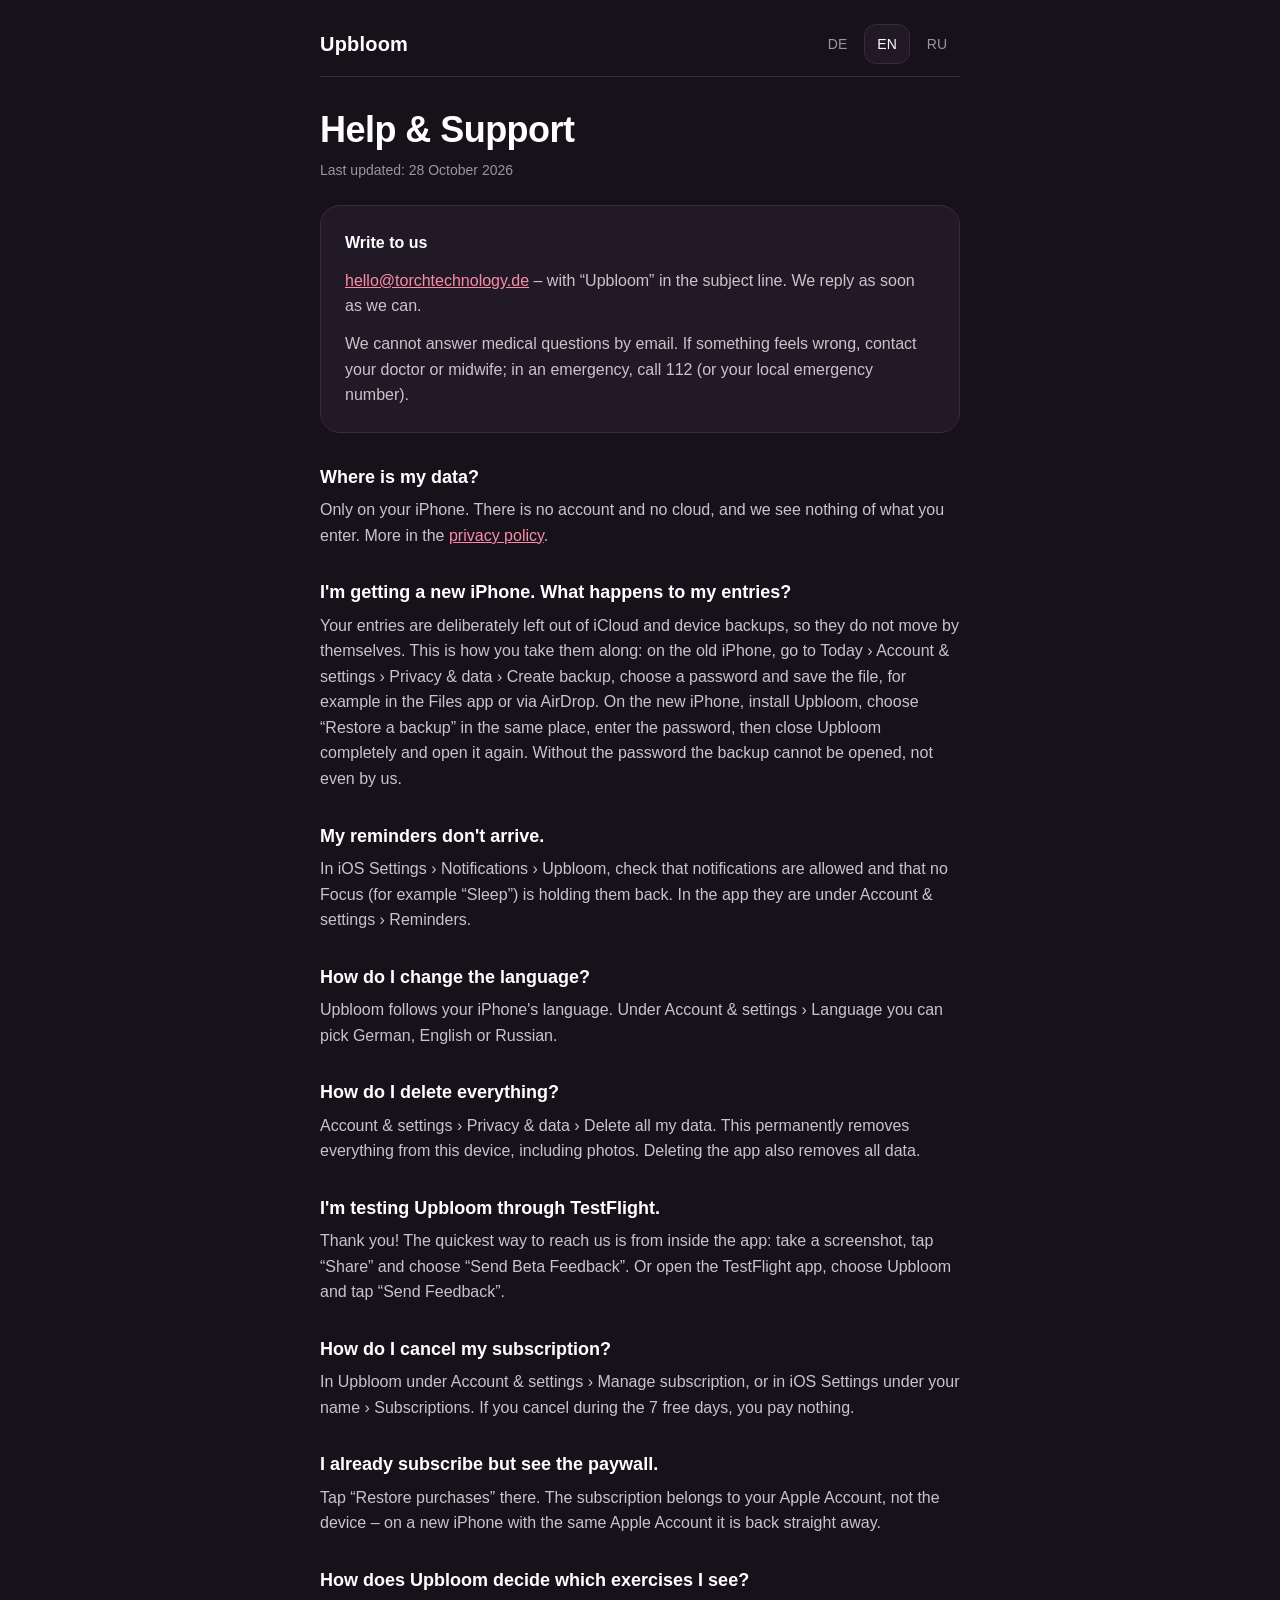
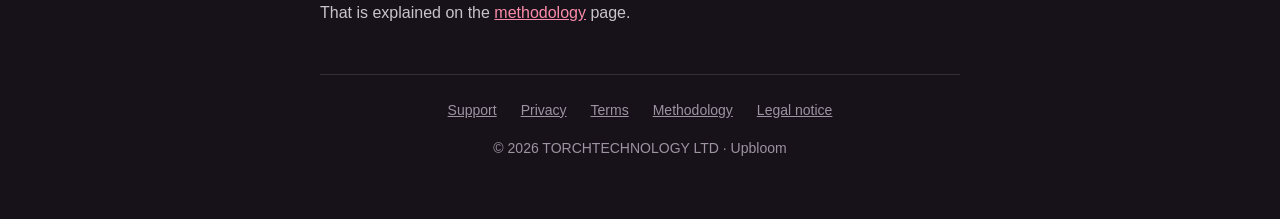
<file: support/index.html>
<!doctype html>
<html lang="de">
<head>
<meta charset="utf-8">
<meta name="viewport" content="width=device-width, initial-scale=1, viewport-fit=cover">
<title>Upbloom · Support / Поддержка</title>
<link rel="stylesheet" href="/style.css">
</head>
<body data-lang="de">
<div class="wrap">
<header class="top">
<a class="brand" href="/">Upbloom</a>
<div class="langtoggle" role="group" aria-label="Sprache / Language / Язык"><button type="button" data-l="de">DE</button><button type="button" data-l="en">EN</button><button type="button" data-l="ru">RU</button></div>
</header>
<main>
<article lang="de">
<h1>Hilfe &amp; Support</h1>
<p class="updated">Stand: 28. Oktober 2026</p>

<div class="card">
<p><strong>Schreib uns</strong></p>
<p><a href="mailto:hello@torchtechnology.de?subject=Upbloom">hello@torchtechnology.de</a> – mit „Upbloom“ im Betreff. Wir antworten so bald wie möglich.</p>
<p>Medizinische Fragen können wir per E-Mail nicht beantworten. Bei Beschwerden wende dich an deine Ärztin, deinen Arzt oder deine Hebamme, im Notfall an die 112.</p>
</div>

<h2>Wo sind meine Daten?</h2>
<p>Nur auf deinem iPhone. Es gibt kein Konto und keine Cloud, und wir sehen nichts von dem, was du einträgst. Mehr dazu in der <a href="/privacy/">Datenschutzerklärung</a>.</p>

<h2>Ich bekomme ein neues iPhone. Was passiert mit meinen Einträgen?</h2>
<p>Deine Einträge sind bewusst nicht im iCloud- oder Geräte-Backup und ziehen deshalb nicht von selbst mit um. So nimmst du sie mit: Auf dem alten iPhone unter Heute › Konto &amp; Einstellungen › Datenschutz &amp; Daten › Sicherung erstellen ein Passwort wählen und die Datei sichern, etwa in der Dateien-App oder per AirDrop. Auf dem neuen iPhone Upbloom installieren, an derselben Stelle „Sicherung wiederherstellen“ wählen, das Passwort eingeben und Upbloom danach einmal ganz schließen und neu öffnen. Ohne das Passwort lässt sich die Sicherung nicht öffnen, auch nicht von uns.</p>

<h2>Meine Erinnerungen kommen nicht an.</h2>
<p>Prüfe in den iOS-Einstellungen unter Mitteilungen › Upbloom, ob Mitteilungen erlaubt sind, und ob ein Fokus (zum Beispiel „Schlafen“) sie gerade zurückhält. In der App findest du sie unter Konto &amp; Einstellungen › Erinnerungen.</p>

<h2>Wie ändere ich die Sprache?</h2>
<p>Upbloom folgt der Sprache deines iPhones. Unter Konto &amp; Einstellungen › Sprache kannst du Deutsch, Englisch oder Russisch fest wählen.</p>

<h2>Wie lösche ich alles?</h2>
<p>Konto &amp; Einstellungen › Datenschutz &amp; Daten › Alle meine Daten löschen. Das entfernt alles dauerhaft von diesem Gerät, auch die Fotos. Auch wenn du die App löschst, sind alle Daten weg.</p>

<h2>Ich teste Upbloom über TestFlight.</h2>
<p>Danke! Am schnellsten erreicht uns Feedback direkt aus der App: Mach ein Bildschirmfoto, tippe auf „Teilen“ und wähle „Beta-Feedback senden“. Oder öffne die TestFlight-App, wähle Upbloom und tippe auf „Feedback senden“.</p>

<h2>Wie kündige ich mein Abo?</h2>
<p>In Upbloom unter Konto &amp; Einstellungen › Abo verwalten, oder in den iOS-Einstellungen unter deinem Namen › Abonnements. Kündigst du in den 7 Gratis-Tagen, zahlst du nichts.</p>

<h2>Ich habe schon ein Abo, sehe aber die Bezahlseite.</h2>
<p>Tippe dort auf „Käufe wiederherstellen“. Das Abo hängt an deinem Apple-Account, nicht am Gerät – auf einem neuen iPhone mit demselben Apple-Account ist es sofort wieder da.</p>

<h2>Wie entscheidet Upbloom, welche Übungen ich sehe?</h2>
<p>Das steht auf der Seite <a href="/methodology/">Methodik</a>.</p>
</article>

<article lang="en">
<h1>Help &amp; Support</h1>
<p class="updated">Last updated: 28 October 2026</p>

<div class="card">
<p><strong>Write to us</strong></p>
<p><a href="mailto:hello@torchtechnology.de?subject=Upbloom">hello@torchtechnology.de</a> – with “Upbloom” in the subject line. We reply as soon as we can.</p>
<p>We cannot answer medical questions by email. If something feels wrong, contact your doctor or midwife; in an emergency, call 112 (or your local emergency number).</p>
</div>

<h2>Where is my data?</h2>
<p>Only on your iPhone. There is no account and no cloud, and we see nothing of what you enter. More in the <a href="/privacy/">privacy policy</a>.</p>

<h2>I'm getting a new iPhone. What happens to my entries?</h2>
<p>Your entries are deliberately left out of iCloud and device backups, so they do not move by themselves. This is how you take them along: on the old iPhone, go to Today › Account &amp; settings › Privacy &amp; data › Create backup, choose a password and save the file, for example in the Files app or via AirDrop. On the new iPhone, install Upbloom, choose “Restore a backup” in the same place, enter the password, then close Upbloom completely and open it again. Without the password the backup cannot be opened, not even by us.</p>

<h2>My reminders don't arrive.</h2>
<p>In iOS Settings › Notifications › Upbloom, check that notifications are allowed and that no Focus (for example “Sleep”) is holding them back. In the app they are under Account &amp; settings › Reminders.</p>

<h2>How do I change the language?</h2>
<p>Upbloom follows your iPhone's language. Under Account &amp; settings › Language you can pick German, English or Russian.</p>

<h2>How do I delete everything?</h2>
<p>Account &amp; settings › Privacy &amp; data › Delete all my data. This permanently removes everything from this device, including photos. Deleting the app also removes all data.</p>

<h2>I'm testing Upbloom through TestFlight.</h2>
<p>Thank you! The quickest way to reach us is from inside the app: take a screenshot, tap “Share” and choose “Send Beta Feedback”. Or open the TestFlight app, choose Upbloom and tap “Send Feedback”.</p>

<h2>How do I cancel my subscription?</h2>
<p>In Upbloom under Account &amp; settings › Manage subscription, or in iOS Settings under your name › Subscriptions. If you cancel during the 7 free days, you pay nothing.</p>

<h2>I already subscribe but see the paywall.</h2>
<p>Tap “Restore purchases” there. The subscription belongs to your Apple Account, not the device – on a new iPhone with the same Apple Account it is back straight away.</p>

<h2>How does Upbloom decide which exercises I see?</h2>
<p>That is explained on the <a href="/methodology/">methodology</a> page.</p>
</article>

<article lang="ru">
<h1>Помощь и поддержка</h1>
<p class="updated">Редакция от 28 октября 2026 года</p>

<div class="card">
<p><strong>Напиши нам</strong></p>
<p><a href="mailto:hello@torchtechnology.de?subject=Upbloom">hello@torchtechnology.de</a> – с «Upbloom» в теме письма. Мы ответим, как только сможем.</p>
<p>На медицинские вопросы по почте мы ответить не можем. Если что-то беспокоит, обратись к врачу или акушерке, в экстренном случае звони 112 (или по местному номеру экстренной помощи).</p>
</div>

<h2>Где мои данные?</h2>
<p>Только на твоём iPhone. Аккаунта и облака нет, и мы ничего не видим из того, что ты вводишь. Подробнее – в <a href="/privacy/">политике конфиденциальности</a>.</p>

<h2>У меня будет новый iPhone. Что будет с моими записями?</h2>
<p>Записи намеренно не попадают в резервные копии iCloud и устройства, поэтому сами не переезжают. Как их перенести: на старом iPhone открой Аккаунт и настройки › Конфиденциальность и данные › Создать копию, выбери пароль и сохрани файл, например в приложении «Файлы» или через AirDrop. На новом iPhone установи Upbloom, выбери там же «Восстановить из копии», введи пароль, а потом полностью закрой Upbloom и открой снова. Без пароля копию не открыть, даже нам.</p>

<h2>Напоминания не приходят.</h2>
<p>Проверь в настройках iOS в разделе Уведомления › Upbloom, разрешены ли уведомления и не задерживает ли их режим фокусирования (например, «Сон»). В приложении они находятся в разделе Аккаунт и настройки › Напоминания.</p>

<h2>Как сменить язык?</h2>
<p>Upbloom следует языку твоего iPhone. В разделе Аккаунт и настройки › Язык можно выбрать немецкий, английский или русский.</p>

<h2>Как удалить всё?</h2>
<p>Аккаунт и настройки › Конфиденциальность и данные › Удалить все мои данные. Это безвозвратно удаляет всё с устройства, включая фотографии. Удаление приложения тоже удаляет все данные.</p>

<h2>Я тестирую Upbloom через TestFlight.</h2>
<p>Спасибо! Быстрее всего отзыв доходит прямо из приложения: сделай снимок экрана, нажми «Поделиться» и выбери «Отправить отзыв о бета-версии». Или открой приложение TestFlight, выбери Upbloom и нажми «Отправить отзыв».</p>

<h2>Как отменить подписку?</h2>
<p>В Upbloom: Аккаунт и настройки › Управлять подпиской, или в настройках iOS: твоё имя › Подписки. Если отменить в течение 7 бесплатных дней, платить ничего не нужно.</p>

<h2>У меня есть подписка, но я вижу страницу оплаты.</h2>
<p>Нажми там «Восстановить покупки». Подписка привязана к твоему Apple Account, а не к устройству – на новом iPhone с тем же Apple Account она сразу снова будет.</p>

<h2>Как Upbloom решает, какие упражнения мне показывать?</h2>
<p>Об этом – на странице <a href="/methodology/">методологии</a>.</p>
</article>
</main>
<footer>
<nav>
<a href="/support/"><span lang="de">Support</span><span lang="en">Support</span><span lang="ru">Поддержка</span></a>
<a href="/privacy/"><span lang="de">Datenschutz</span><span lang="en">Privacy</span><span lang="ru">Конфиденциальность</span></a>
<a href="/terms/"><span lang="de">Nutzungsbedingungen</span><span lang="en">Terms</span><span lang="ru">Условия</span></a>
<a href="/methodology/"><span lang="de">Methodik</span><span lang="en">Methodology</span><span lang="ru">Методология</span></a>
<a href="/impressum/"><span lang="de">Impressum</span><span lang="en">Legal notice</span><span lang="ru">Выходные данные</span></a>
</nav>
<p>© 2026 TORCHTECHNOLOGY LTD · Upbloom</p>
</footer>
</div>
<script src="/lang.js"></script>
</body>
</html>
</file>
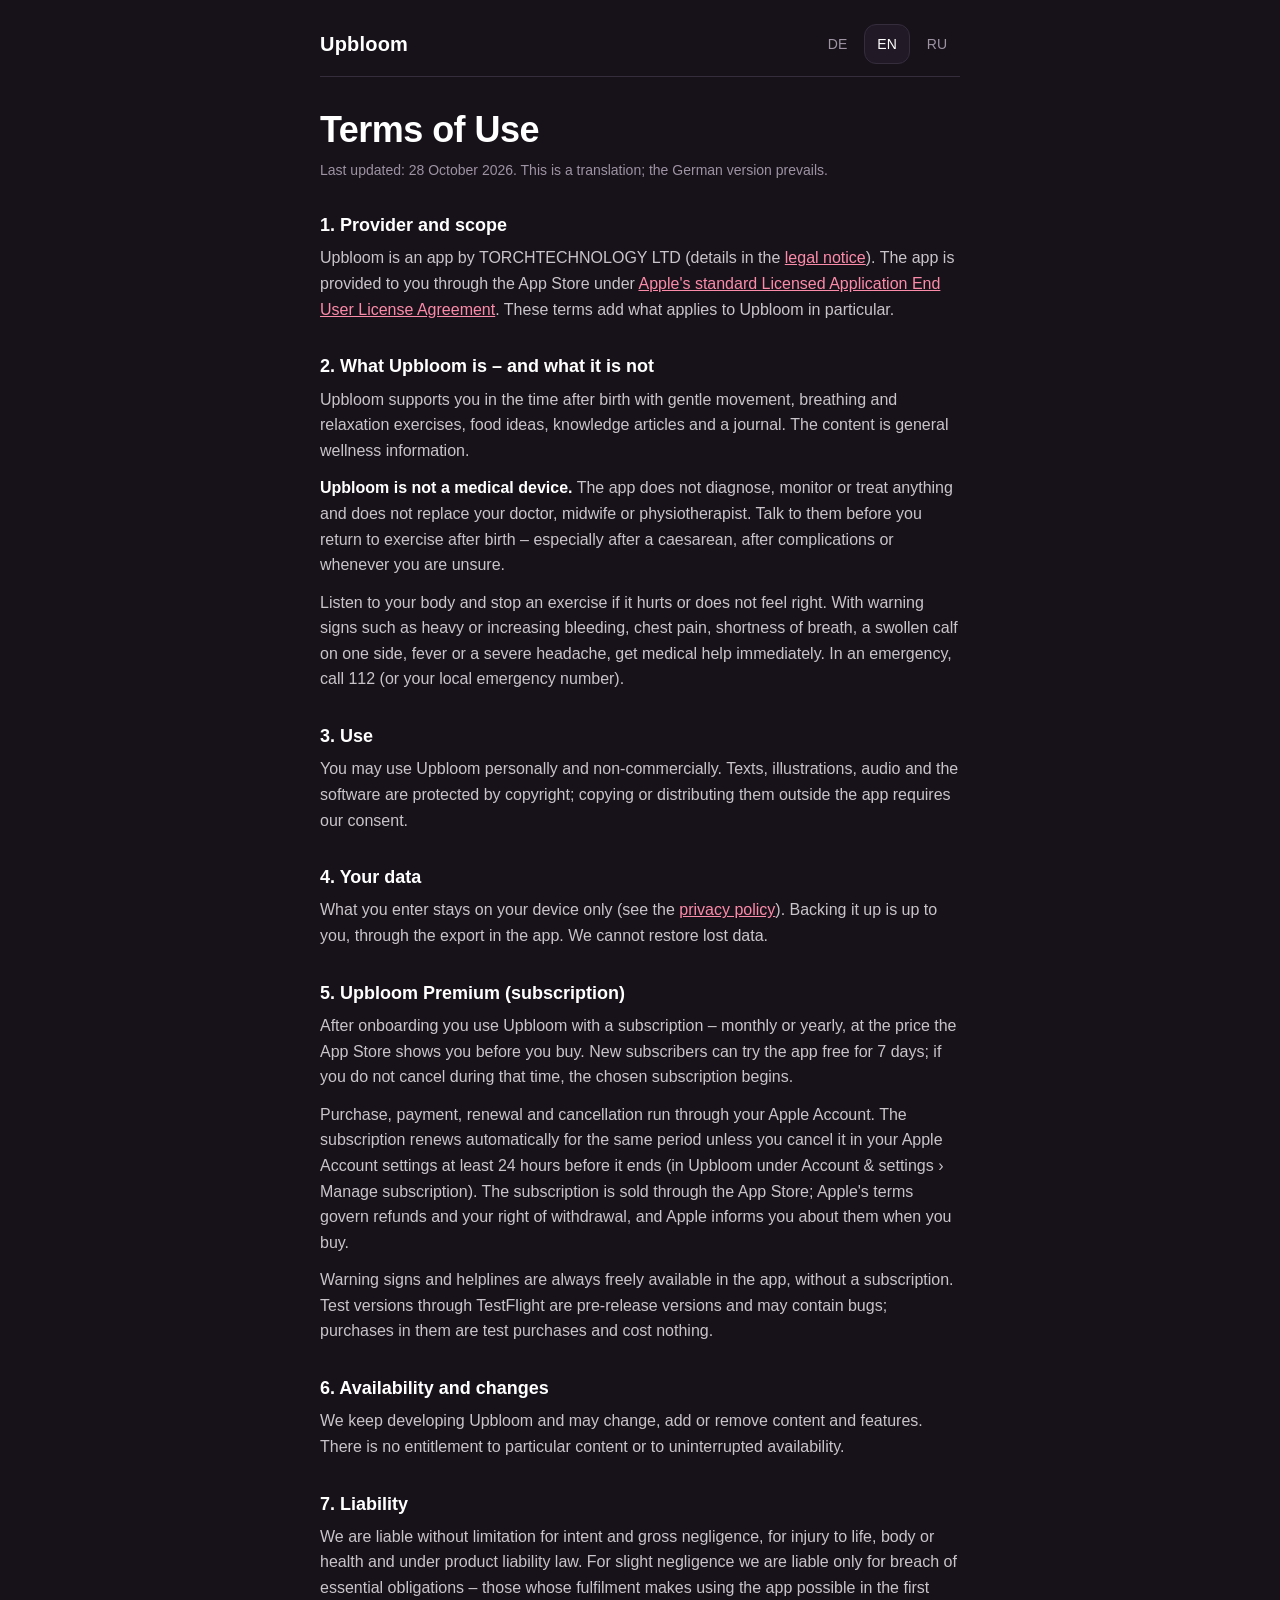
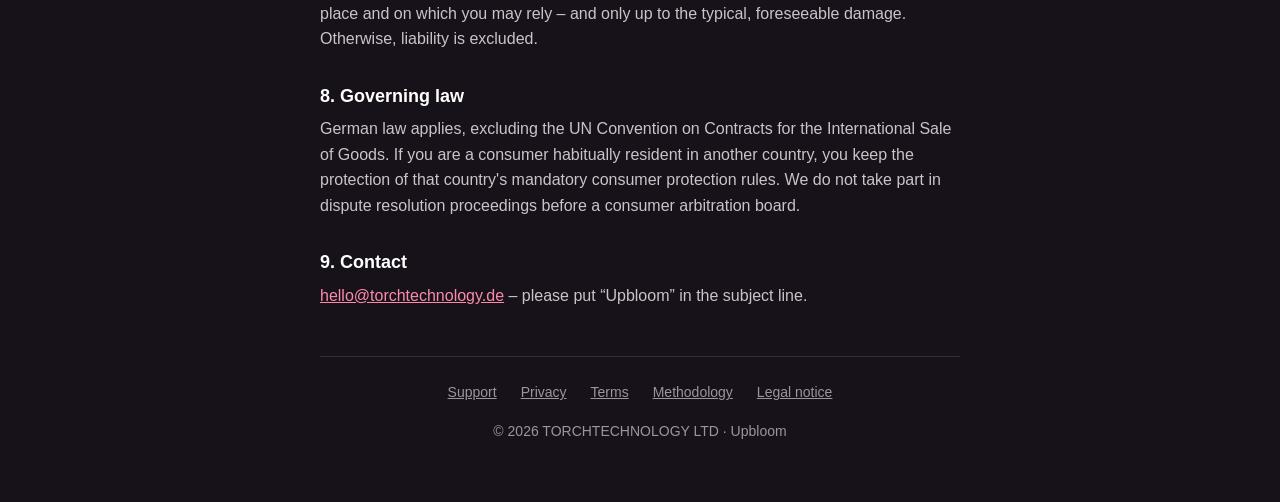
<file: terms/index.html>
<!doctype html>
<html lang="de">
<head>
<meta charset="utf-8">
<meta name="viewport" content="width=device-width, initial-scale=1, viewport-fit=cover">
<title>Upbloom · Nutzungsbedingungen / Terms / Условия</title>
<link rel="stylesheet" href="/style.css">
</head>
<body data-lang="de">
<div class="wrap">
<header class="top">
<a class="brand" href="/">Upbloom</a>
<div class="langtoggle" role="group" aria-label="Sprache / Language / Язык"><button type="button" data-l="de">DE</button><button type="button" data-l="en">EN</button><button type="button" data-l="ru">RU</button></div>
</header>
<main>
<article lang="de">
<h1>Nutzungsbedingungen</h1>
<p class="updated">Stand: 28. Oktober 2026</p>

<h2>1. Anbieter und Geltung</h2>
<p>Upbloom ist eine App der TORCHTECHNOLOGY LTD (Angaben im <a href="/impressum/">Impressum</a>). Die App wird dir über den App Store unter der <a href="https://www.apple.com/legal/internet-services/itunes/dev/stdeula/">Standard-Lizenzvereinbarung von Apple</a> (Licensed Application End User License Agreement) überlassen. Diese Nutzungsbedingungen ergänzen sie um das, was für Upbloom besonders gilt.</p>

<h2>2. Was Upbloom ist – und was nicht</h2>
<p>Upbloom begleitet dich in der Zeit nach der Geburt mit sanfter Bewegung, Atem- und Entspannungsübungen, Essensideen, Wissensartikeln und einem Journal. Die Inhalte sind allgemeine Informationen zum Wohlbefinden.</p>
<p><strong>Upbloom ist kein Medizinprodukt.</strong> Die App stellt keine Diagnose, überwacht nichts, behandelt nichts und ersetzt weder deine Ärztin oder deinen Arzt noch deine Hebamme oder Physiotherapeutin. Sprich mit ihnen, bevor du nach der Geburt wieder mit Bewegung beginnst – besonders nach einem Kaiserschnitt, nach Komplikationen oder wenn du unsicher bist.</p>
<p>Hör auf deinen Körper und brich eine Übung ab, wenn sie schmerzt oder sich nicht richtig anfühlt. Bei Warnzeichen wie starken oder zunehmenden Blutungen, Schmerzen in der Brust, Atemnot, einer einseitig geschwollenen Wade, Fieber oder starken Kopfschmerzen hol dir sofort ärztliche Hilfe. Im Notfall wähle 112.</p>

<h2>3. Nutzung</h2>
<p>Du darfst Upbloom für dich persönlich und nicht gewerblich nutzen. Texte, Illustrationen, Audios und die Software sind urheberrechtlich geschützt; sie außerhalb der App zu vervielfältigen oder zu verbreiten, ist nur mit unserer Zustimmung erlaubt.</p>

<h2>4. Deine Daten</h2>
<p>Was du eingibst, liegt nur auf deinem Gerät (siehe <a href="/privacy/">Datenschutzerklärung</a>). Für eine Sicherung sorgst du selbst, über den Export in der App. Verlorene Daten können wir nicht wiederherstellen.</p>

<h2>5. Upbloom Premium (Abo)</h2>
<p>Nach dem Onboarding nutzt du Upbloom mit einem Abo – monatlich oder jährlich, zu dem Preis, den dir der App Store vor dem Kauf anzeigt. Neue Abonnentinnen können die App 7 Tage kostenlos testen; kündigst du in dieser Zeit nicht, beginnt das gewählte Abo.</p>
<p>Abschluss, Zahlung, Verlängerung und Kündigung laufen über deinen Apple-Account. Das Abo verlängert sich automatisch um die gleiche Laufzeit, wenn du es nicht spätestens 24 Stunden vor Ablauf in den Einstellungen deines Apple-Accounts kündigst (in Upbloom unter Konto &amp; Einstellungen › Abo verwalten). Verkauft wird das Abo über den App Store; für Erstattungen und dein Widerrufsrecht gelten die Bedingungen von Apple, über die Apple dich beim Kauf informiert.</p>
<p>Warnzeichen und Hilfetelefone sind in der App immer frei zugänglich, auch ohne Abo. Testversionen über TestFlight sind Vorabversionen und können Fehler enthalten; Käufe darin sind Testkäufe und kosten nichts.</p>

<h2>6. Verfügbarkeit und Änderungen</h2>
<p>Wir entwickeln Upbloom weiter und können Inhalte und Funktionen ändern, ergänzen oder entfernen. Einen Anspruch auf bestimmte Inhalte oder eine ununterbrochene Verfügbarkeit gibt es nicht.</p>

<h2>7. Haftung</h2>
<p>Wir haften unbeschränkt bei Vorsatz und grober Fahrlässigkeit, bei Verletzung von Leben, Körper oder Gesundheit sowie nach dem Produkthaftungsgesetz. Bei leichter Fahrlässigkeit haften wir nur für die Verletzung wesentlicher Pflichten – solcher, deren Erfüllung die Nutzung der App erst ermöglicht und auf deren Einhaltung du vertrauen darfst – und nur in Höhe des typischen, vorhersehbaren Schadens. Im Übrigen ist die Haftung ausgeschlossen.</p>

<h2>8. Anwendbares Recht</h2>
<p>Es gilt das Recht der Bundesrepublik Deutschland unter Ausschluss des UN-Kaufrechts. Als Verbraucherin oder Verbraucher mit gewöhnlichem Aufenthalt in einem anderen Staat behältst du den Schutz der zwingenden Verbraucherschutzvorschriften dieses Staates. An Streitbeilegungsverfahren vor einer Verbraucherschlichtungsstelle nehmen wir nicht teil.</p>

<h2>9. Kontakt</h2>
<p><a href="mailto:hello@torchtechnology.de?subject=Upbloom">hello@torchtechnology.de</a> – bitte nenne „Upbloom“ im Betreff.</p>
</article>

<article lang="en">
<h1>Terms of Use</h1>
<p class="updated">Last updated: 28 October 2026. This is a translation; the German version prevails.</p>

<h2>1. Provider and scope</h2>
<p>Upbloom is an app by TORCHTECHNOLOGY LTD (details in the <a href="/impressum/">legal notice</a>). The app is provided to you through the App Store under <a href="https://www.apple.com/legal/internet-services/itunes/dev/stdeula/">Apple's standard Licensed Application End User License Agreement</a>. These terms add what applies to Upbloom in particular.</p>

<h2>2. What Upbloom is – and what it is not</h2>
<p>Upbloom supports you in the time after birth with gentle movement, breathing and relaxation exercises, food ideas, knowledge articles and a journal. The content is general wellness information.</p>
<p><strong>Upbloom is not a medical device.</strong> The app does not diagnose, monitor or treat anything and does not replace your doctor, midwife or physiotherapist. Talk to them before you return to exercise after birth – especially after a caesarean, after complications or whenever you are unsure.</p>
<p>Listen to your body and stop an exercise if it hurts or does not feel right. With warning signs such as heavy or increasing bleeding, chest pain, shortness of breath, a swollen calf on one side, fever or a severe headache, get medical help immediately. In an emergency, call 112 (or your local emergency number).</p>

<h2>3. Use</h2>
<p>You may use Upbloom personally and non-commercially. Texts, illustrations, audio and the software are protected by copyright; copying or distributing them outside the app requires our consent.</p>

<h2>4. Your data</h2>
<p>What you enter stays on your device only (see the <a href="/privacy/">privacy policy</a>). Backing it up is up to you, through the export in the app. We cannot restore lost data.</p>

<h2>5. Upbloom Premium (subscription)</h2>
<p>After onboarding you use Upbloom with a subscription – monthly or yearly, at the price the App Store shows you before you buy. New subscribers can try the app free for 7 days; if you do not cancel during that time, the chosen subscription begins.</p>
<p>Purchase, payment, renewal and cancellation run through your Apple Account. The subscription renews automatically for the same period unless you cancel it in your Apple Account settings at least 24 hours before it ends (in Upbloom under Account &amp; settings › Manage subscription). The subscription is sold through the App Store; Apple's terms govern refunds and your right of withdrawal, and Apple informs you about them when you buy.</p>
<p>Warning signs and helplines are always freely available in the app, without a subscription. Test versions through TestFlight are pre-release versions and may contain bugs; purchases in them are test purchases and cost nothing.</p>

<h2>6. Availability and changes</h2>
<p>We keep developing Upbloom and may change, add or remove content and features. There is no entitlement to particular content or to uninterrupted availability.</p>

<h2>7. Liability</h2>
<p>We are liable without limitation for intent and gross negligence, for injury to life, body or health and under product liability law. For slight negligence we are liable only for breach of essential obligations – those whose fulfilment makes using the app possible in the first place and on which you may rely – and only up to the typical, foreseeable damage. Otherwise, liability is excluded.</p>

<h2>8. Governing law</h2>
<p>German law applies, excluding the UN Convention on Contracts for the International Sale of Goods. If you are a consumer habitually resident in another country, you keep the protection of that country's mandatory consumer protection rules. We do not take part in dispute resolution proceedings before a consumer arbitration board.</p>

<h2>9. Contact</h2>
<p><a href="mailto:hello@torchtechnology.de?subject=Upbloom">hello@torchtechnology.de</a> – please put “Upbloom” in the subject line.</p>
</article>

<article lang="ru">
<h1>Условия использования</h1>
<p class="updated">Редакция от 28 октября 2026 года. Это перевод; имеет силу немецкая версия.</p>

<h2>1. Поставщик и сфера действия</h2>
<p>Upbloom – приложение компании TORCHTECHNOLOGY LTD (подробнее в <a href="/impressum/">выходных данных</a>). Приложение предоставляется тебе через App Store на условиях <a href="https://www.apple.com/legal/internet-services/itunes/dev/stdeula/">стандартного лицензионного соглашения Apple</a> (Licensed Application End User License Agreement). Эти условия дополняют его тем, что касается именно Upbloom.</p>

<h2>2. Что такое Upbloom – и чем он не является</h2>
<p>Upbloom сопровождает тебя после родов: мягкое движение, дыхательные упражнения и расслабление, идеи для еды, статьи и дневник. Содержание – это общая информация о благополучии.</p>
<p><strong>Upbloom не является медицинским изделием.</strong> Приложение не ставит диагнозов, ничего не отслеживает и не лечит и не заменяет врача, акушерку или физиотерапевта. Поговори с ними, прежде чем возвращаться к движению после родов – особенно после кесарева сечения, осложнений или если ты не уверена.</p>
<p>Прислушивайся к своему телу и прекращай упражнение, если оно причиняет боль или ощущается неправильно. При тревожных признаках – сильное или усиливающееся кровотечение, боль в груди, одышка, отёк икры с одной стороны, температура или сильная головная боль – сразу обратись за медицинской помощью. В экстренном случае звони 112 (или по местному номеру экстренной помощи).</p>

<h2>3. Использование</h2>
<p>Ты можешь пользоваться Upbloom лично и в некоммерческих целях. Тексты, иллюстрации, аудио и программа защищены авторским правом; копировать или распространять их вне приложения можно только с нашего согласия.</p>

<h2>4. Твои данные</h2>
<p>Всё, что ты вводишь, хранится только на твоём устройстве (см. <a href="/privacy/">политику конфиденциальности</a>). О резервной копии заботишься ты сама – через выгрузку в приложении. Утраченные данные мы восстановить не можем.</p>

<h2>5. Upbloom Premium (подписка)</h2>
<p>После онбординга ты пользуешься Upbloom по подписке – на месяц или на год, по цене, которую App Store показывает до покупки. Новые подписчицы могут попробовать приложение 7 дней бесплатно; если не отменить подписку в это время, начинается выбранный тариф.</p>
<p>Оформление, оплата, продление и отмена проходят через твой Apple Account. Подписка автоматически продлевается на тот же срок, если не отменить её в настройках Apple Account минимум за 24 часа до окончания (в Upbloom: Аккаунт и настройки › Управлять подпиской). Подписка продаётся через App Store; возвраты и право на отказ регулируются условиями Apple, о которых Apple сообщает при покупке.</p>
<p>Тревожные признаки и телефоны помощи в приложении всегда доступны бесплатно, без подписки. Тестовые версии в TestFlight – предварительные и могут содержать ошибки; покупки в них тестовые и ничего не стоят.</p>

<h2>6. Доступность и изменения</h2>
<p>Мы развиваем Upbloom и можем изменять, добавлять или удалять содержание и функции. Права на определённое содержание или на бесперебойную доступность нет.</p>

<h2>7. Ответственность</h2>
<p>Мы несём неограниченную ответственность за умысел и грубую неосторожность, за вред жизни, телу или здоровью, а также по закону об ответственности за продукцию. При лёгкой неосторожности мы отвечаем только за нарушение существенных обязанностей – тех, без выполнения которых пользоваться приложением невозможно и на соблюдение которых ты можешь полагаться, – и только в пределах типичного, предвидимого ущерба. В остальном ответственность исключена.</p>

<h2>8. Применимое право</h2>
<p>Применяется право Федеративной Республики Германия, за исключением Конвенции ООН о договорах международной купли-продажи товаров. Если ты потребитель и постоянно проживаешь в другой стране, за тобой сохраняется защита обязательных норм о защите прав потребителей этой страны. В процедурах урегулирования споров в потребительских арбитражных органах мы не участвуем.</p>

<h2>9. Контакт</h2>
<p><a href="mailto:hello@torchtechnology.de?subject=Upbloom">hello@torchtechnology.de</a> – пожалуйста, укажи «Upbloom» в теме письма.</p>
</article>
</main>
<footer>
<nav>
<a href="/support/"><span lang="de">Support</span><span lang="en">Support</span><span lang="ru">Поддержка</span></a>
<a href="/privacy/"><span lang="de">Datenschutz</span><span lang="en">Privacy</span><span lang="ru">Конфиденциальность</span></a>
<a href="/terms/"><span lang="de">Nutzungsbedingungen</span><span lang="en">Terms</span><span lang="ru">Условия</span></a>
<a href="/methodology/"><span lang="de">Methodik</span><span lang="en">Methodology</span><span lang="ru">Методология</span></a>
<a href="/impressum/"><span lang="de">Impressum</span><span lang="en">Legal notice</span><span lang="ru">Выходные данные</span></a>
</nav>
<p>© 2026 TORCHTECHNOLOGY LTD · Upbloom</p>
</footer>
</div>
<script src="/lang.js"></script>
</body>
</html>
</file>
<file: style.css>
/* Upbloom legal pages. Colours are the app's own (Theme.swift): dark, warm, one accent. */
:root{--bg:#171219;--card:#211A26;--ink:#FFFFFF;--text:#C9C4CA;--muted:#9D93A3;--accent:#FC8BA9;--hair:#352C3C}
*{box-sizing:border-box}
html{background:var(--bg);-webkit-text-size-adjust:100%;text-size-adjust:100%;color-scheme:dark}
body{margin:0;background:var(--bg);color:var(--text);font:16px/1.6 -apple-system,BlinkMacSystemFont,"Segoe UI",Helvetica,Arial,sans-serif;-webkit-font-smoothing:antialiased;overflow-wrap:break-word}
body[data-lang="de"] [lang]:not([lang="de"]),
body[data-lang="en"] [lang]:not([lang="en"]),
body[data-lang="ru"] [lang]:not([lang="ru"]){display:none}
.wrap{max-width:680px;margin:0 auto;padding:max(12px,env(safe-area-inset-top)) max(20px,env(safe-area-inset-right)) calc(48px + env(safe-area-inset-bottom)) max(20px,env(safe-area-inset-left))}
a{color:var(--accent)}
p{margin:0 0 12px}
strong{color:var(--ink)}
.top{display:flex;align-items:center;justify-content:space-between;gap:16px;padding:12px 0;border-bottom:1px solid var(--hair);margin:0 0 32px}
.brand{color:var(--ink);text-decoration:none;font-size:20px;font-weight:600;letter-spacing:.01em}
.langtoggle{display:flex;gap:4px}
.langtoggle button{font:inherit;font-size:14px;color:var(--muted);background:none;border:1px solid transparent;border-radius:12px;padding:8px 12px;cursor:pointer}
.langtoggle button[aria-pressed="true"]{color:var(--ink);border-color:var(--hair);background:var(--card)}
h1{color:var(--ink);font-size:clamp(28px,7.5vw,36px);line-height:1.15;letter-spacing:-.015em;margin:0 0 8px}
h2{color:var(--ink);font-size:18px;line-height:1.35;margin:32px 0 8px}
.updated{color:var(--muted);font-size:14px;margin:0 0 24px}
ul{margin:0 0 12px;padding-left:1.2em}
li{margin:0 0 8px}
.card{background:var(--card);border:1px solid var(--hair);border-radius:20px;padding:24px;margin:0 0 24px}
.card>:last-child{margin-bottom:0}
.docs{list-style:none;padding:0;border-top:1px solid var(--hair)}
.docs li{margin:0;border-bottom:1px solid var(--hair)}
.docs a{display:block;padding:16px 0;color:var(--ink);text-decoration:none}
.docs span.sub{display:block;color:var(--muted);font-size:14px}
dl{margin:0}
dt{font-size:14px;color:var(--muted);margin:16px 0 2px}
dt:first-child{margin-top:0}
dd{margin:0}
footer{margin-top:48px;padding-top:16px;border-top:1px solid var(--hair);color:var(--muted);font-size:14px;text-align:center}
footer nav{display:flex;flex-wrap:wrap;justify-content:center;gap:4px 24px;margin:0 0 8px}
footer a{color:var(--muted);padding:8px 0}
</file>
